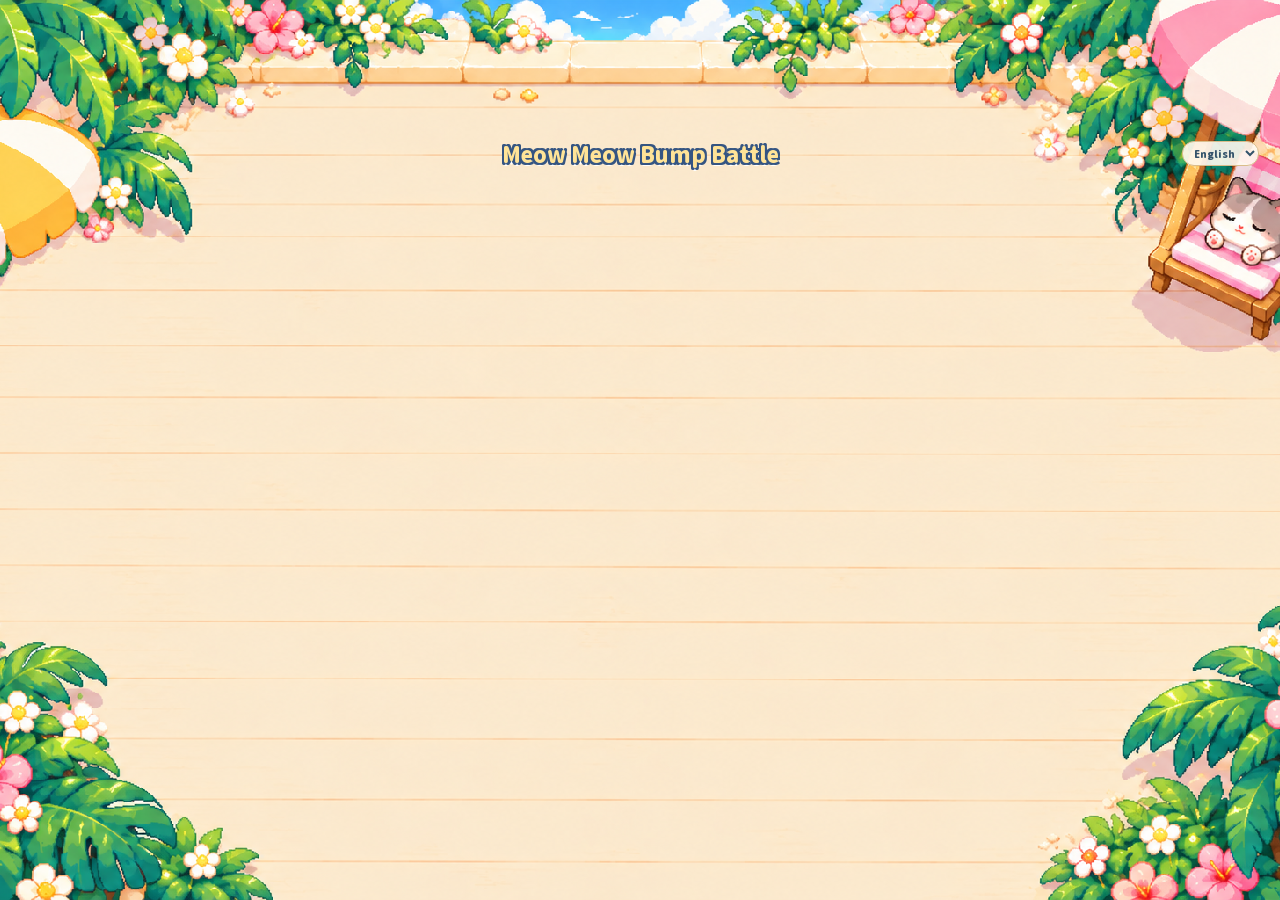
<file: static/index.html>
<!doctype html>
<html lang="en">
<head>
  <meta charset="utf-8">
  <!-- Preserve the game artwork: opt this document out of automatic recolouring. -->
  <meta name="darkreader-lock">
  <meta name="color-scheme" content="only light">
  <meta name="viewport" content="width=device-width, initial-scale=1">
  <title>Meow Meow Bump Battle</title>
  <link rel="icon" href="data:,">
  <script>
    if (/\/plugin\/miao_miao_bump\/ui$/.test(location.pathname)) {
      const base = document.createElement('base');
      base.href = location.pathname + '/';
      document.head.append(base);
    }
  </script>
  <link rel="stylesheet" href="style.css">
  <link rel="stylesheet" href="skin.css?v=entry-finish-1">
  <link rel="stylesheet" href="layout.css?v=aim-cancel-1">
  <link rel="stylesheet" href="versus.css?v=4">
  <link rel="stylesheet" href="result.css?v=round-score-1">
  <script defer src="vendor/matter-0.20.0.min.js"></script>
  <script defer src="maps.js?v=formation-1"></script>
  <script defer src="physics.js?v=contact-chain-1"></script>
  <script defer src="motion.js?v=juzi-opening-2"></script>
  <script defer src="landing-water.js?v=entry-water-1"></script>
  <script defer src="landing-water-renderer.js?v=entry-water-1"></script>
  <script defer src="contact-feedback.js?v=contact-chain-1"></script>
  <script defer src="water-wake.js?v=water-wake-1"></script>
  <script defer src="water-wake-renderer.js?v=water-surface-1"></script>
  <script defer src="water-surface.js?v=water-loop-1"></script>
  <script defer src="water-surface-renderer.js?v=water-loop-1"></script>
  <script defer src="knockout-action.js?v=impact-live-1"></script>
  <script defer src="knockout-renderer.js?v=impact-live-1"></script>
  <script defer src="unseat-action.js?v=unseat-live-1"></script>
  <script defer src="unseat-momentum.js?v=aligned-flight-1"></script>
  <script defer src="unseat-renderer.js?v=contact-2"></script>
  <script defer src="impact-contact.js?v=impact-read-1"></script>
  <script defer src="impact-contact-renderer.js?v=impact-read-1"></script>
  <script defer src="impact-beat.js?v=unseat-pace-1"></script>
  <script defer src="knockout-camera.js?v=impact-read-1"></script>
  <script defer src="battle.js?v=yui-roster-1"></script>
  <script defer src="art.js?v=yui-roster-1"></script>
  <script defer src="sound.js"></script>
  <script defer src="i18n.js"></script>
  <script defer src="game.js?v=aim-cancel-1"></script>
</head>
<body>
  <main class="app">
    <header class="topbar">
      <div class="brand"><img id="title-art" src="assets/ui/concept-title-zh-v2.png" alt=""><h1 data-t="plugin.name"></h1></div>
      <label class="language"><span data-t="ui.language"></span><select id="language" aria-label="Language"><option value="zh-CN">简体中文</option><option value="zh-TW">繁體中文</option><option value="en">English</option><option value="ja">日本語</option><option value="ko">한국어</option><option value="ru">Русский</option><option value="es">Español</option><option value="pt">Português</option></select></label>
    </header>
    <div id="load-error" role="alert" hidden></div>
    <div class="workspace" id="workspace" hidden>
      <section class="pool-section">
        <div class="pool-heading scoreboard" id="scoreboard" data-mode="battle" data-aria="hud.scoreboard">
          <section class="team-panel" id="ally-panel" data-team="0">
            <div class="team-heading"><img src="assets/ui/icons/fa-solid/paw.svg" alt=""><strong data-t="hud.ally"></strong><span id="ally-actions" class="sr-only"></span></div>
            <div class="team-content"><div class="roster" id="ally-roster"></div><div class="team-score"><strong id="ally-score">0</strong><span class="score-target"></span></div></div>
          </section>
          <div class="match-summary">
            <span id="round-status" class="round-status"></span>
            <strong class="state-pill" id="state" aria-live="polite"></strong>
            <span id="target-status"></span><span id="first-status"></span>
          </div>
          <section class="team-panel" id="enemy-panel" data-team="1">
            <div class="team-heading"><img src="assets/ui/icons/fa-solid/paw.svg" alt=""><strong data-t="hud.enemy"></strong><span id="enemy-actions" class="sr-only"></span></div>
            <div class="team-content"><div class="roster" id="enemy-roster"></div><div class="team-score"><strong id="enemy-score">0</strong><span class="score-target"></span></div></div>
          </section>
          <span id="score-status" class="sr-only"></span><span id="team-status" class="sr-only"></span>
        </div>
        <div class="stage-slot">
          <div class="canvas-wrap">
            <canvas id="pool" width="960" height="600" tabindex="0" data-aria="ui.canvas"></canvas>
            <div id="aim-cancel-target" class="aim-cancel-target" hidden aria-hidden="true">
              <span>×</span><strong data-t="ui.cancelLaunch"></strong>
            </div>
            <div id="round-score" class="round-score" hidden>
              <div class="round-score-title"><span id="round-score-number"></span><span data-t="battle.totalKnockouts"></span></div>
              <div class="round-score-line">
                <span class="round-score-team"><span data-t="hud.ally"></span><strong id="round-score-ally"></strong></span>
                <span aria-hidden="true">:</span>
                <span class="round-score-team"><strong id="round-score-rival"></strong><span data-t="hud.enemy"></span></span>
              </div>
            </div>
            <div class="pause-cover" id="pause-cover" hidden><span data-t="ui.paused"></span></div>
          </div>
        </div>
        <div class="pool-footer"><p id="play-hint" data-t="ui.hint"></p><p id="map-note" role="status" data-t="map.fallback" hidden></p></div>
      </section>
      <section class="controls" data-aria="ui.tuning">
        <div class="side-info">
          <section class="selection">
            <button type="button" id="show-art" class="selected-picture" data-aria="ui.expression"><canvas id="selected-portrait" width="48" height="48" aria-hidden="true"></canvas><span id="selected-fallback" hidden></span></button>
            <div class="selection-copy">
              <div class="selection-title"><span class="eyebrow" data-t="ui.selected"></span><h2 id="selected-name"></h2></div>
              <div class="selection-details">
                <div class="stat-chip health-stat" id="selected-health-wrap"><div class="stat-line"><img src="assets/ui/icons/fa-solid/heart.svg" alt=""><span id="selected-health"></span></div><progress id="selected-healthbar" max="120" value="120" aria-label="HP"></progress></div>
                <div class="stat-chip attack-stat" id="selected-attack-wrap"><img src="assets/ui/icons/swords.svg" alt=""><span id="selected-attack"></span></div>
                <span class="stat-chip skill-chip"><img src="assets/ui/icons/fa-solid/paw.svg" alt=""><span id="selected-skill"></span></span>
              </div>
              <span id="selected-stats" class="sr-only" aria-hidden="true"></span><span id="selected-turn" class="sr-only"></span>
            </div>
          </section>
          <p class="launch-tip"><img class="tip-hand" src="assets/ui/icons/fa-regular/hand-pointer.svg" alt=""><span id="launch-hint-copy" data-t="ui.launchHint" role="status"></span></p>
        </div>
        <div class="control-actions"><button id="sound-toggle" class="secondary" type="button" aria-pressed="true"><img id="sound-icon" src="assets/ui/icons/fa-solid/volume-high.svg" alt=""><span id="sound-label"></span></button><button id="show-tuning" type="button" class="secondary" data-aria="skin.settings"><img src="assets/ui/icons/fa-solid/gear.svg" alt=""><span data-t="skin.settings"></span></button><button id="reset" class="primary"><img src="assets/ui/icons/fa-solid/rotate-right.svg" alt=""><span id="reset-label" data-t="skin.restart"></span></button></div>
      </section>
    </div>
    <dialog id="art-dialog" aria-labelledby="art-title">
      <header class="dialog-heading"><h2 id="art-title" data-t="ui.artStudy"></h2><button type="button" data-close="art-dialog" data-t="ui.close"></button></header>
          <div id="character-card">
            <canvas id="character-preview" width="192" height="192" data-aria="ui.artStudy"></canvas>
            <p id="character-stats"></p><p id="skill-description" class="muted"></p>
            <!-- dev-character -->
          </div>
    </dialog>
    <dialog id="tuning-dialog" aria-labelledby="tuning-title">
      <header class="dialog-heading"><h2 id="tuning-title" data-t="skin.settings"></h2><button type="button" data-close="tuning-dialog" data-t="ui.close"></button></header>
        <div class="match-options">
        <section class="setup"><label for="game-mode" data-t="ui.mode"></label><select id="game-mode"><option value="battle" data-t="mode.battle"></option><option value="practice" data-t="mode.practice"></option></select></section>
        <section class="setup" id="layout-wrap"><label for="layout" data-t="ui.layout"></label><select id="layout" aria-describedby="layout-note"><option value="free" data-t="layout.free"></option><option value="wall" data-t="layout.wall"></option><option value="duel" data-t="layout.duel"></option><option value="chain" data-t="layout.chain"></option><option value="corner" data-t="layout.corner"></option></select><p id="layout-note" hidden></p></section>
        </div>
        <!-- dev-settings -->
    </dialog>
    <dialog id="restart-dialog" aria-labelledby="restart-title" aria-describedby="restart-note">
      <h2 id="restart-title" data-t="restart.title"></h2>
      <p id="restart-note" data-t="restart.note"></p>
      <button type="button" class="secondary" data-close="restart-dialog" data-t="restart.cancel" autofocus></button>
      <button type="button" id="confirm-restart" class="primary" data-t="skin.restart"></button>
    </dialog>
    <dialog id="result-dialog" aria-labelledby="result-title" aria-describedby="result-note">
      <div class="result-score-reveal" aria-hidden="true">
        <span class="result-score-ally"><strong id="result-reveal-ally"></strong></span>
        <span class="result-score-divider">:</span>
        <span class="result-score-rival"><strong id="result-reveal-rival"></strong></span>
      </div>
      <section class="result-stage">
        <div class="result-content">
          <header>
            <h2 id="result-title"></h2>
            <p id="result-note" class="result-score-line"></p>
            <p id="result-meta"></p>
          </header>
          <ul id="result-lineup" class="result-lineup" data-aria="result.lineup"></ul>
          <div class="result-actions">
            <button type="button" id="result-back" class="secondary" data-t="result.back"></button>
            <button type="button" id="play-again" class="primary" data-t="battle.restart"></button>
          </div>
        </div>
      </section>
    </dialog>
  </main>
  <canvas id="knockout-layer" aria-hidden="true"></canvas>
  <div id="versus-cue" class="versus-cue" aria-hidden="true" hidden>
    <div class="versus-ribbons">
      <div class="versus-ribbon versus-ribbon-ally"><strong id="versus-ally-name"></strong><span id="versus-ally-cats"></span></div>
      <div class="versus-ribbon versus-ribbon-rival"><span id="versus-rival-cats"></span><strong id="versus-rival-name"></strong></div>
      <span class="versus-burst"><b>VS</b></span>
    </div>
  </div>
</body>
</html>
</file>
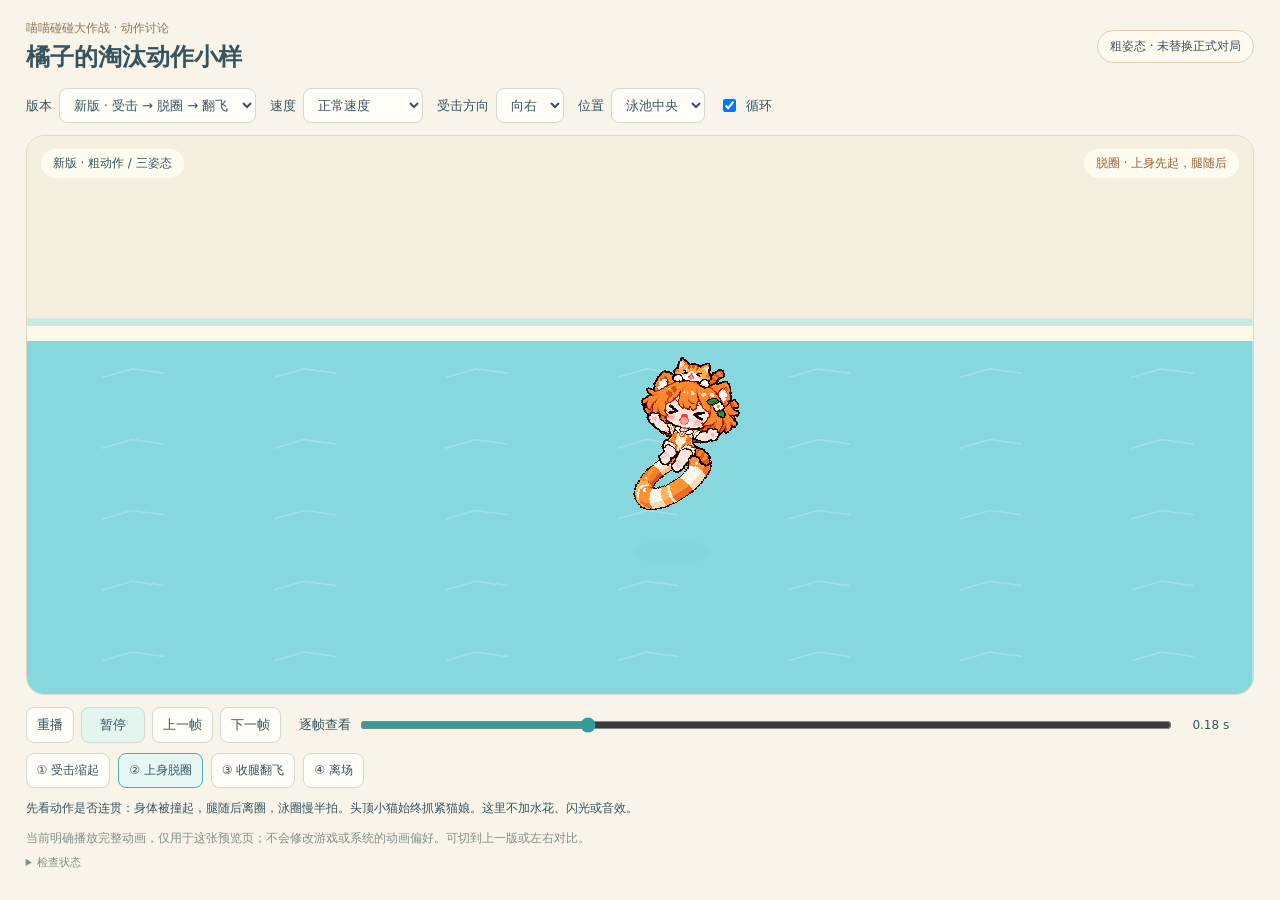
<file: tests/previews/juzi-motion-v2/index.html>
<!doctype html>
<html lang="zh-CN">
<head>
  <meta charset="utf-8"><base href="/static/">
  <meta name="darkreader-lock"><meta name="color-scheme" content="only light">
  <meta name="viewport" content="width=device-width, initial-scale=1">
  <title>橘子 · 淘汰动作小样</title>
  <link rel="icon" href="data:,">
  <link rel="stylesheet" href="/tests/previews/juzi-motion-v2/style.css">
  <script defer src="motion.js?v=motion-choice-1"></script>
  <script defer src="art.js?v=juzi-ejection-1"></script>
  <script defer src="knockout-action.js?v=study-1"></script>
  <script defer src="/tests/previews/juzi-motion-v2/preview.js?v=1"></script>
</head>
<body>
  <main>
    <header><div><p class="eyebrow">喵喵碰碰大作战 · 动作讨论</p><h1>橘子的淘汰动作小样</h1></div><span class="badge">粗姿态 · 未替换正式对局</span></header>
    <section class="toolbar" aria-label="预览设置">
      <label>版本<select id="version"><option value="candidate">新版 · 受击 → 脱圈 → 翻飞</option><option value="current">上一版 · 单姿态翻飞</option><option value="both">左右对比 · 同步播放</option></select></label>
      <label>速度<select id="speed"><option value="1">正常速度</option><option value="0.5">半速</option><option value="0.25">四分之一速度</option></select></label>
      <label>受击方向<select id="direction"><option value="right">向右</option><option value="left">向左</option><option value="up">向上</option><option value="down">向下</option></select></label>
      <label>位置<select id="origin"><option value="center">泳池中央</option><option value="top">靠近上沿</option><option value="bottom">靠近下沿</option></select></label>
      <label class="check"><input type="checkbox" id="loop" checked>循环</label>
    </section>
    <section class="stage" aria-label="橘子淘汰动画"><canvas id="study-canvas" aria-label="橘子与泳圈的淘汰动作"></canvas><p id="loading">正在载入橘子…</p><div class="stage-label" id="stage-label">新版 · 粗动作</div><div class="phase-tag" id="phase-tag" aria-live="off">准备受击</div></section>
    <section class="playback" aria-label="播放控制">
      <div class="buttons"><button id="replay">重播</button><button id="play">暂停</button><button id="previous">上一帧</button><button id="next">下一帧</button></div>
      <label class="scrubber">逐帧查看<input type="range" id="timeline" min="-0.3" max="1.45" value="-0.3" step="0.0166666667"></label><output id="time">准备</output>
    </section>
    <nav class="beats" aria-label="关键动作"><button data-time="0.028">① 受击缩起</button><button data-time="0.14">② 上身脱圈</button><button data-time="0.34">③ 收腿翻飞</button><button data-time="0.82">④ 离场</button></nav>
    <footer><p>先看动作是否连贯：身体被撞起，腿随后离圈，泳圈慢半拍。头顶小猫始终抓紧猫娘。这里不加水花、闪光或音效。</p><p class="quiet">当前明确播放完整动画，仅用于这张预览页；不会修改游戏或系统的动画偏好。可切到上一版或左右对比。</p><details><summary>检查状态</summary><pre id="check-status"></pre></details></footer>
  </main>
</body>
</html>
</file>
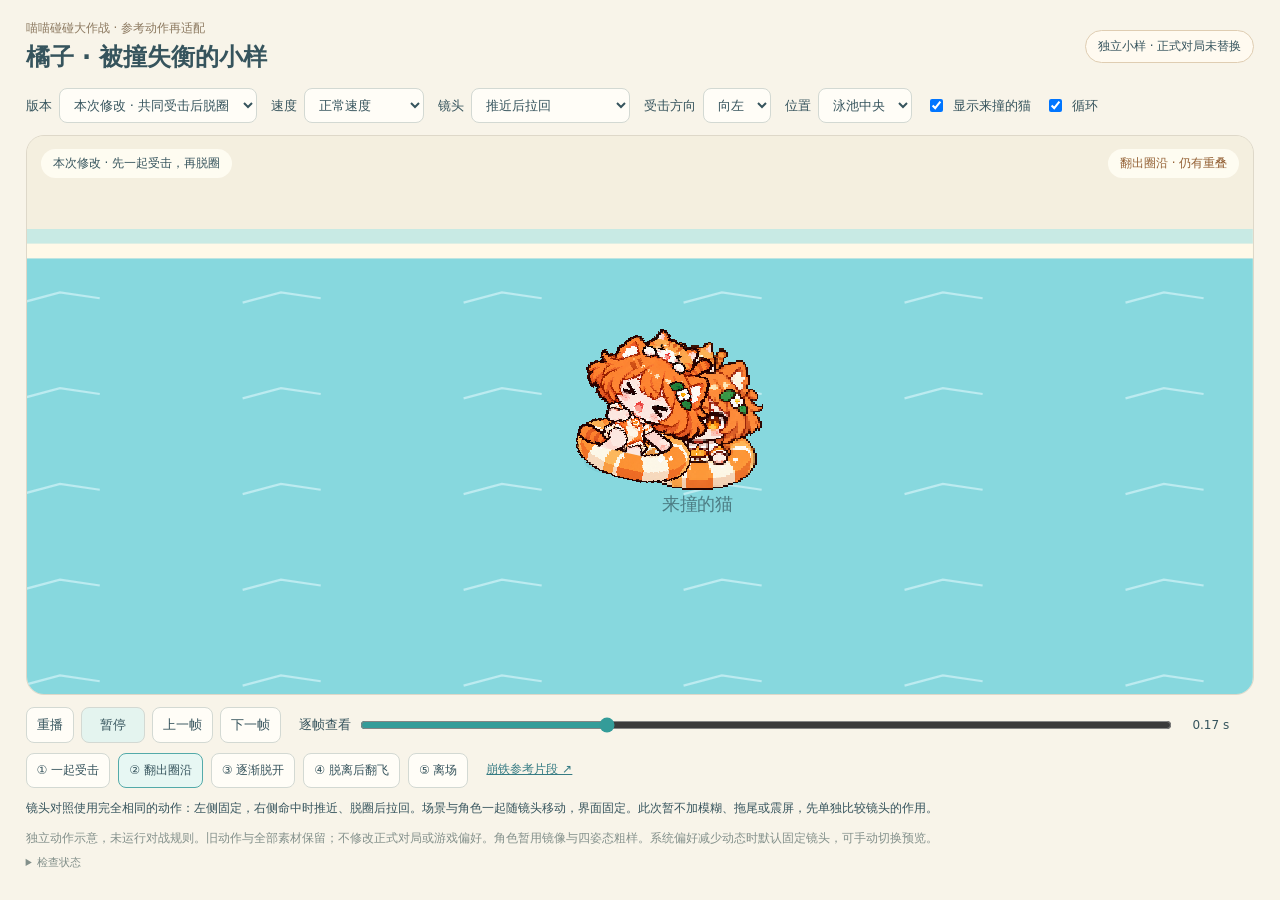
<file: tests/previews/juzi-unseat-v1/index.html>
<!doctype html>
<html lang="zh-CN"><head>
  <meta charset="utf-8"><base href="/static/">
  <meta name="darkreader-lock"><meta name="color-scheme" content="only light">
  <meta name="viewport" content="width=device-width, initial-scale=1">
  <title>橘子 · 受击失衡动作小样</title><link rel="icon" href="data:,">
  <link rel="stylesheet" href="/tests/previews/juzi-motion-v2/style.css">
  <style>.reference{color:#367b83}.toolbar .check{white-space:nowrap}.beats a{padding:8px 10px}.quiet{max-width:1100px}</style>
  <script defer src="motion.js?v=motion-choice-1"></script>
  <script defer src="art.js?v=impact-live-1"></script>
  <script defer src="knockout-action.js?v=impact-live-1"></script>
  <script defer src="knockout-renderer.js?v=impact-live-1"></script>
  <script defer src="/tests/previews/juzi-unseat-v1/track-previous.js?v=1"></script>
  <script defer src="/tests/previews/juzi-unseat-v1/track.js?v=shared-contact-2"></script>
  <script defer src="/tests/previews/juzi-unseat-v1/camera.js?v=1"></script>
  <script defer src="/tests/previews/juzi-unseat-v1/preview.js?v=camera-1"></script>
</head><body><main>
  <header><div><p class="eyebrow">喵喵碰碰大作战 · 参考动作再适配</p><h1>橘子 · 被撞失衡的小样</h1></div><span class="badge">独立小样 · 正式对局未替换</span></header>
  <section class="toolbar" aria-label="预览设置">
    <label>版本<select id="version"><option value="new">本次修改 · 共同受击后脱圈</option><option value="previous">上次小样 · 过早分叉</option><option value="old">当前实机版</option><option value="both">修改前后同步对比</option></select></label>
    <label>速度<select id="speed"><option value="1">正常速度</option><option value="0.5">半速</option><option value="0.25">四分之一速度</option></select></label>
    <label>镜头<select id="camera"><option value="cinematic">推近后拉回</option><option value="fixed">固定镜头</option><option value="compare">固定 / 移动同步对照</option></select></label>
    <label>受击方向<select id="direction"><option value="left">向左</option><option value="right">向右</option><option value="up">向上</option><option value="down">向下</option></select></label>
    <label>位置<select id="origin"><option value="center">泳池中央</option><option value="top">靠近上沿</option><option value="bottom">靠近下沿</option></select></label>
    <label class="check"><input id="show-attacker" type="checkbox" checked>显示来撞的猫</label>
    <label class="check"><input id="loop" type="checkbox" checked>循环</label>
  </section>
  <section class="stage" aria-label="受击失衡动画"><canvas id="study-canvas" aria-label="橘子被撞离泳圈的动作示意"></canvas><p id="loading">正在载入橘子…</p><div id="stage-label" class="stage-label"></div><div id="phase-tag" class="phase-tag"></div></section>
  <section class="playback" aria-label="播放控制"><div class="buttons"><button id="replay">重播</button><button id="play">暂停</button><button id="previous">上一帧</button><button id="next">下一帧</button></div><label class="scrubber">逐帧查看<input type="range" id="timeline" min="-0.3" max="1.45" step="0.0166666667" value="-0.3"></label><output id="time">准备</output></section>
  <nav class="beats" aria-label="关键动作"><button data-time="0.12">① 一起受击</button><button data-time="0.24">② 翻出圈沿</button><button data-time="0.32">③ 逐渐脱开</button><button data-time="0.45">④ 脱离后翻飞</button><button data-time="0.85">⑤ 离场</button><a class="reference" href="https://www.youtube.com/watch?v=3XPxgiLKYT4&amp;t=63s" target="_blank" rel="noopener">崩铁参考片段 ↗</a></nav>
  <footer><p>镜头对照使用完全相同的动作：左侧固定，右侧命中时推近、脱圈后拉回。场景与角色一起随镜头移动，界面固定。此次暂不加模糊、拖尾或震屏，先单独比较镜头的作用。</p><p class="quiet">独立动作示意，未运行对战规则。旧动作与全部素材保留；不修改正式对局或游戏偏好。角色暂用镜像与四姿态粗样。系统偏好减少动态时默认固定镜头，可手动切换预览。</p><details><summary>检查状态</summary><pre id="check-status"></pre></details></footer>
</main></body></html>
</file>
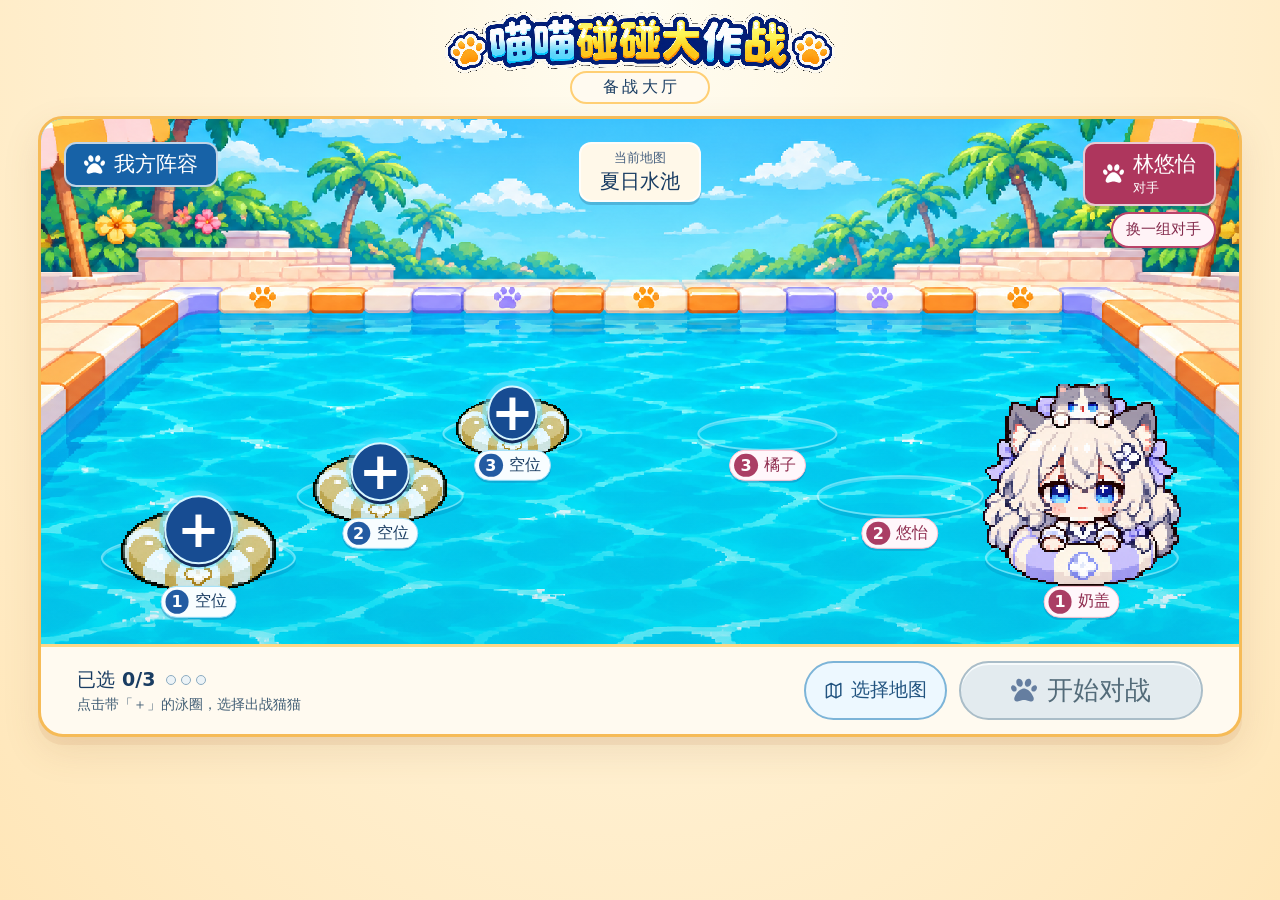
<file: static/preparation.html>
<!doctype html>
<html lang="zh-CN">
<head>
  <meta charset="utf-8">
  <meta name="viewport" content="width=device-width, initial-scale=1">
  <meta name="darkreader-lock">
  <meta name="color-scheme" content="only light">
  <title>备战大厅 · 喵喵碰碰大作战</title>
  <link rel="icon" href="data:,">
  <link rel="stylesheet" href="preparation.css?v=rival-reroll-1">
  <link rel="stylesheet" href="roster-picker.css?v=numbered-toggle-1">
  <link rel="stylesheet" href="map-picker.css?v=1">
  <script defer src="maps.js?v=formation-1"></script>
  <script defer src="motion.js?v=juzi-opening-2"></script>
  <script defer src="battle.js?v=random-rival-1"></script>
  <script defer src="art.js?v=yui-roster-1"></script>
  <script defer src="i18n.js?v=roster-1"></script>
  <script defer src="map-picker.js?v=player-ui-1"></script>
  <script defer src="assets/characters/roster-preview/player.js?v=roster-1"></script>
  <script defer src="preparation.js?v=rival-reroll-1"></script>
</head>
<body>
  <main class="lobby">
    <header class="lobby-header">
      <div class="lobby-logo"><img src="assets/ui/concept-title-zh-v2.png" alt="喵喵碰碰大作战"></div>
      <h1>备战大厅</h1>
    </header>
    <section class="lobby-card" aria-label="赛前阵容">
      <div class="arena">
        <div class="arena-header">
          <h2 class="team-label ally-label"><img src="assets/ui/icons/fa-solid/paw.svg" alt="">我方阵容</h2>
          <div class="map-label"><span>当前地图</span><strong id="current-map-name">夏日水池</strong></div>
          <div class="rival-header">
            <h2 class="team-label rival-label"><img src="assets/ui/icons/fa-solid/paw.svg" alt=""><span>林悠怡<small>对手</small></span></h2>
            <button id="reroll-rival" class="reroll-rival" type="button" aria-controls="rival-lineup" disabled>换一组对手</button>
          </div>
        </div>
        <div class="team lineup-ally" id="ally-lineup" role="group" aria-label="我方出战位"></div>
        <div class="team lineup-rival" id="rival-lineup" role="group" aria-label="对方阵容" aria-live="polite" aria-atomic="true"></div>
      </div>
      <footer class="lobby-controls">
        <div class="team-status">
          <div class="progress-line"><strong id="roster-count">已选 0/3</strong><span class="roster-pips" id="roster-pips" aria-hidden="true"><i></i><i></i><i></i></span></div>
          <p id="lobby-hint" aria-live="polite">点击带「＋」的泳圈，选择出战猫猫</p>
        </div>
        <div class="lobby-actions">
          <button id="choose-map" class="choose-map" type="button" aria-haspopup="dialog" disabled>
            <svg viewBox="0 0 24 24" fill="none" stroke="currentColor" stroke-width="1.8" stroke-linecap="round" stroke-linejoin="round" aria-hidden="true"><path d="m3 6 6-3 6 3 6-3v15l-6 3-6-3-6 3zM9 3v15m6-12v15"/></svg>
            选择地图
          </button>
          <button id="start-match" class="start-match" type="button" disabled><img src="assets/ui/icons/fa-solid/paw.svg" alt="">开始对战</button>
        </div>
      </footer>
    </section>
  </main>
  <dialog class="roster-picker" id="roster-picker" aria-labelledby="picker-title">
    <button id="picker-back" class="picker-back" type="button">返回备战</button>
    <div class="picker-body">
      <section class="picker-library" aria-labelledby="picker-title">
        <h2 id="picker-title">猫猫列表</h2>
        <div class="picker-cats" id="picker-cats" role="group" aria-labelledby="picker-title"></div>
      </section>
      <section class="picker-stage" aria-labelledby="picker-cat-name">
        <div class="picker-picture"><canvas id="roster-preview" width="320" height="200" aria-hidden="true"></canvas></div>
        <div class="picker-details">
          <h3 id="picker-cat-name"></h3>
          <dl class="picker-stats"><div><dt>生命</dt><dd id="picker-hp"></dd></div><div><dt>攻击</dt><dd id="picker-attack"></dd></div></dl>
          <div class="picker-skill"><span class="picker-skill-title">角色特性</span><div class="picker-skill-copy"><strong id="picker-skill"></strong><p id="picker-brief"></p></div></div>
        </div>
        <div class="picker-confirmation"><p id="picker-count" aria-live="polite"></p><button id="picker-confirm" type="button" aria-describedby="picker-count" disabled>确定阵容</button></div>
      </section>
    </div>
  </dialog>
  <dialog class="map-picker" id="map-picker" aria-labelledby="map-picker-title">
    <header class="map-picker-header">
      <h2 id="map-picker-title">选择地图</h2>
      <button id="map-picker-back" type="button">返回备战</button>
    </header>
    <div class="map-picker-body">
      <section class="map-library" aria-labelledby="map-library-title">
        <h3 id="map-library-title">地图列表</h3>
        <ul class="map-choices" id="map-choices"></ul>
      </section>
      <section class="map-details" aria-labelledby="map-preview-name">
        <div class="map-preview-heading">
          <div><h3 id="map-preview-name"></h3><p id="map-preview-info"></p></div>
          <ul class="map-legend" aria-label="出生点图例">
            <li><i class="map-team-ally"></i>我方出生点</li>
            <li><i class="map-team-rival"></i>对手出生点</li>
          </ul>
        </div>
        <div class="map-geometry" id="map-geometry" role="group" aria-label="地图俯视图与出生点">
          <canvas id="map-preview" aria-hidden="true"></canvas>
          <div id="map-markers" class="map-markers"></div>
        </div>
        <p class="map-preview-tip">数字对应备战大厅的出战站位。</p>
      </section>
    </div>
    <footer class="map-picker-footer"><button id="map-picker-confirm" type="button">确认地图</button></footer>
  </dialog>
  <template id="slot-template">
    <canvas class="slot-art" aria-hidden="true" width="100" height="110"></canvas>
    <span class="slot-plus" aria-hidden="true">+</span>
    <span class="slot-tag"><span class="slot-number"></span><span class="slot-name"></span></span>
  </template>
</body>
</html>
</file>
<file: static/style.css>
:root { color-scheme: only light; font-family: "Segoe UI", "Microsoft YaHei", system-ui, sans-serif; color: #304863; background: #f5f7f8; font-synthesis: none; }
* { box-sizing: border-box; }
body { margin: 0; background: radial-gradient(ellipse at 20% 0%, #e3f3f7, transparent 60%), #f7f8f8; }
[hidden] { display: none !important; }
.app { max-width: 1280px; height: 100vh; height: 100dvh; padding: 12px 20px; margin: auto; display: grid; grid-template-rows: auto minmax(0, 1fr); gap: 10px; }
.topbar { display: flex; justify-content: space-between; align-items: center; gap: 16px; }
.brand { display: flex; align-items: center; gap: 12px; }
.brand-icon { display: grid; place-items: center; width: 40px; height: 40px; color: #fff; background: #4a9cbb; border-radius: 12px; font-size: 24px; }
.eyebrow { margin: 0 0 3px; font-size: 10px; font-weight: 700; color: #7792a3; letter-spacing: .08em; }
h1 { margin: 0; font-size: clamp(20px, 2vw, 26px); color: #294d67; }
h2 { margin: 0; font-size: 20px; }
.language { display: flex; gap: 10px; align-items: center; font-size: 12px; color: #738998; }
button, select, input { font: inherit; }
select { border: 1px solid #d6e0e6; border-radius: 8px; padding: 8px 10px; color: #34536b; background: #fff; max-width: 100%; }
button { cursor: pointer; border: 0; font-size: 12px; font-weight: 650; border-radius: 8px; padding: 10px 16px; }
button:active { transform: translateY(1px); }
button:disabled { cursor: default; opacity: .45; }
.primary { background: #3f8fae; color: #fff; box-shadow: 0 2px 0 #30758e; }
.primary:hover { background: #317e9d; }
.secondary, .dialog-heading button { color: #4c667a; background: #eaf0f3; }
:focus-visible { outline: 3px solid #3d8eb8; outline-offset: 3px; }
.workspace { display: grid; grid-template-rows: minmax(0, 1fr) auto; gap: 10px; min-height: 0; }
.pool-section { display: grid; grid-template-rows: auto minmax(0, 1fr) auto; gap: 8px; min-height: 0; min-width: 0; }
.pool-heading { display: flex; justify-content: space-between; align-items: center; gap: 10px; }
.sr-only { position: absolute; width: 1px; height: 1px; padding: 0; margin: -1px; overflow: hidden; clip-path: inset(50%); white-space: nowrap; border: 0; }
.scoreboard { display: grid; grid-template-columns: minmax(0, 1fr) minmax(144px, .65fr) minmax(0, 1fr); gap: 12px; width: min(100%, 1120px); justify-self: center; padding: 10px 14px; background: #fffaf0; border: 2px solid #e8cda3; border-radius: 18px; box-shadow: 0 3px 0 #e8cda344; }
.team-panel { min-width: 0; padding: 6px 10px; border: 1px solid #b5dedf; border-radius: 12px; background: #edfafa; color: #276b81; }
.team-panel[data-team="1"] { border-color: #edc2c8; background: #fff0f0; color: #a44f65; }
.team-heading { display: flex; justify-content: space-between; align-items: baseline; gap: 6px; margin-bottom: 4px; font-size: 12px; }
.team-heading > span { font-size: 10px; }
.team-content { display: flex; align-items: center; justify-content: space-between; gap: 10px; }
.team-panel[data-team="1"] .team-content { flex-direction: row-reverse; }
.roster { display: grid; grid-template-columns: repeat(3, minmax(0, 1fr)); gap: 8px; min-width: 0; }
.cat-portrait { position: relative; display: grid; justify-items: center; gap: 3px; width: 72px; padding: 0; color: inherit; background: transparent; border-radius: 9px; box-shadow: none; }
.cat-portrait:disabled { opacity: 1; cursor: default; }
.portrait-frame { display: grid; place-items: center; position: relative; width: 70px; height: 70px; border: 2px solid #acd9db; border-radius: 10px; background: #dff3f0; }
[data-team="1"] .portrait-frame { border-color: #e8afb9; background: #ffe0dc; }
.cat-portrait canvas { width: 64px; height: 64px; aspect-ratio: 1; image-rendering: pixelated; cursor: inherit; }
.cat-portrait[data-selected="true"] .portrait-frame { border-color: #1a8fbb; box-shadow: 0 0 0 2px #fffaf0, 0 0 0 4px #57b9d3; }
[data-team="1"] .cat-portrait[data-selected="true"] .portrait-frame { border-color: #bb516f; box-shadow: 0 0 0 2px #fffaf0, 0 0 0 4px #e395a7; }
.cat-portrait:not(:disabled):hover .portrait-frame { background: #c8ecea; }
.cat-portrait[data-status="waiting"] canvas { filter: grayscale(1); }
.cat-portrait[data-status="waiting"] .portrait-frame { border-color: #bd8190; background: #ede3e6; }
.portrait-label { width: 100%; min-height: 15px; font-size: 12px; line-height: 1.25; text-align: center; overflow-wrap: anywhere; }
.cat-portrait[data-status="waiting"] .portrait-label { color: #9d4562; }
.portrait-mark { position: absolute; top: -5px; right: -5px; display: grid; place-items: center; width: 19px; height: 19px; border-radius: 50%; background: #2c9774; color: #fff; border: 2px solid #fffaf0; font-size: 13px; line-height: 1; font-weight: 800; }
.cat-portrait[data-status="waiting"] .portrait-mark { background: #a55770; }
.portrait-fallback { position: absolute; inset: 4px; display: grid; place-items: center; font-size: 11px; text-align: center; overflow-wrap: anywhere; }
.team-score { min-width: 38px; display: grid; justify-items: center; gap: 2px; font-variant-numeric: tabular-nums; }
.team-score > strong { font-size: 38px; line-height: 1; }
.score-target { color: #82909d; font-size: 12px; }
.match-summary { display: grid; gap: 4px; justify-items: center; align-content: center; min-width: 0; text-align: center; }
.match-summary .state-pill { justify-content: center; width: 100%; min-height: 31px; padding: 5px 10px; background: #367fbb; color: #fff; border-radius: 10px; font-size: 15px; line-height: 1.25; }
.match-summary .state-pill::before { display: none; }
.scoreboard[data-side="1"] .match-summary .state-pill { background: #bb6177; }
.scoreboard[data-phase="over"] .match-summary .state-pill { background: #6e688f; }
.match-summary .round-status { font-size: 15px; font-weight: 750; color: #3f6589; }
#target-status { font-size: 11px; font-weight: 650; color: #6d7a90; }
#first-status { font-size: 10px; color: #8b8f9a; }
.scoreboard[data-mode="practice"] { display: flex; padding: 0; background: transparent; border: 0; box-shadow: none; }
.scoreboard[data-mode="practice"] .match-summary { display: block; }
.scoreboard[data-mode="practice"] .state-pill { width: auto; padding: 0; min-height: 24px; background: transparent; color: #578879; font-size: 12px; }
.round-status { font-size: 11px; color: #587687; white-space: nowrap; }
.state-pill { display: inline-flex; align-items: center; gap: 8px; min-height: 24px; color: #578879; font-size: 12px; font-weight: 650; }
.state-pill::before { content: ''; width: 7px; height: 7px; background: #7db8a0; border-radius: 50%; }
.state-pill[data-state="moving"] { color: #377999; }
.state-pill[data-state="moving"]::before { background: #4c9bbb; }
.version { font-size: 9px; font-weight: 650; letter-spacing: .06em; color: #91a1ae; }
.stage-slot { display: grid; place-items: center; min-height: 0; min-width: 0; container-type: size; }
.canvas-wrap { position: relative; width: min(100cqw, var(--pool-height-width, 160cqh), 1120px); aspect-ratio: var(--pool-ratio, 8 / 5); overflow: hidden; border-radius: 18px; background: #d4e7ed; box-shadow: 0 8px 24px -16px #33596d80, 0 0 0 1px #c6dce5; }
canvas { display: block; width: 100%; height: auto; aspect-ratio: var(--pool-ratio, 8 / 5); touch-action: none; cursor: grab; user-select: none; }
canvas.aiming { cursor: grabbing; }
canvas.moving { cursor: default; }
.pause-cover { position: absolute; inset: 0; display: grid; place-items: center; background: #e3f2f4bb; color: #416477; font-weight: 650; pointer-events: none; }
.pool-footer { display: flex; align-items: center; justify-content: space-between; gap: 16px; }
.pool-footer p { margin: 0; font-size: 11px; line-height: 1.6; color: #7a8e9b; }
#map-note { display: block; font-size: 10px; color: #9b6439; }
.pool-footer button { flex-shrink: 0; }
.footer-actions { display: flex; gap: 8px; margin-left: auto; }
.team-status { font-size: 11px; color: #5d788b; margin-left: auto; }
.controls { display: flex; align-items: center; gap: 16px; min-width: 0; padding: 12px 18px; background: #fffaf2; border: 1px solid #e5d3b8; border-radius: 12px; }
.setup { display: flex; align-items: center; gap: 10px; min-width: 0; }
.setup label { font-size: 11px; color: #7b8e9b; white-space: nowrap; }
.setup select { width: 160px; font-size: 12px; }
.selection { display: flex; align-items: center; gap: 10px; min-width: 0; }
.selection-copy { display: grid; gap: 3px; min-width: 0; }
.selected-picture { display: grid; place-items: center; width: 54px; height: 54px; flex: 0 0 54px; border: 1px solid #d4ddd8; background: #edf7f4; border-radius: 10px; }
#selected-portrait { width: 48px; height: 48px; aspect-ratio: 1; image-rendering: pixelated; cursor: default; }
#selected-fallback { font-size: 11px; text-align: center; }
.selection-title { display: flex; gap: 10px; align-items: baseline; flex-wrap: wrap; }
.selection p { margin: 0; font-size: 10px; line-height: 1.5; color: #6b8193; }
#selected-stats { font-size: 11px; color: #57758b; }
.selection .eyebrow { margin: 0; }
.selection h2 { font-size: 19px; white-space: nowrap; }
.control-actions { display: flex; gap: 8px; margin-left: auto; flex-shrink: 0; }
.control-actions button { padding: 10px 12px; }
.muted { font-size: 11px; line-height: 1.8; color: #8a9aa7; }
dialog { width: min(420px, calc(100vw - 28px)); max-height: calc(100dvh - 32px); overflow: auto; padding: 22px; border: 1px solid #d6e5e9; border-radius: 16px; color: #304863; box-shadow: 0 14px 50px #294d6733; }
dialog::backdrop { background: #294d674d; }
.dialog-heading { display: flex; align-items: center; justify-content: space-between; gap: 16px; margin-bottom: 18px; }
.dialog-heading h2 { font-size: 18px; }
.dialog-heading button { padding: 8px 12px; }
#character-preview { width: 192px; height: 192px; margin: auto auto 16px; image-rendering: pixelated; background: #e8f3f5; border-radius: 12px; cursor: default; }
.pose-buttons { display: flex; gap: 8px; }
.pose-buttons button { flex: 1; background: #e8eff2; color: #6e8494; }
.pose-buttons button[aria-pressed="true"] { background: #fbe7c4; color: #9d7035; }
.boundary-control { display: flex; align-items: center; gap: 7px; margin-top: 14px; font-size: 12px; color: #728b9b; }
.boundary-control input { accent-color: #579bb9; }
fieldset { margin: 0; padding: 0; border: 0; }
fieldset label { display: grid; grid-template-columns: 1fr auto; align-items: center; gap: 8px; font-size: 12px; margin: 16px 0; }
fieldset .secondary { width: 100%; }
output { color: #5f91a9; font-variant-numeric: tabular-nums; }
input[type="range"] { width: 100%; grid-column: 1 / -1; accent-color: #579bb9; margin: 0; cursor: pointer; }
fieldset:disabled { opacity: .5; }
#load-error { padding: 20px; color: #9b4d42; background: #fff0e9; border-radius: 12px; }
@media (max-width: 1100px) { .controls { gap: 12px; } .setup label, .selection .eyebrow { display: none; } .setup select { width: 130px; } }
@media (max-width: 740px) { .app { padding: 10px 12px; gap: 8px; } .brand-icon, .language > span, .pool-footer p { display: none; } .language select { max-width: 110px; font-size: 11px; } .controls { display: grid; grid-template-columns: minmax(0, 1fr) auto; gap: 8px 12px; padding: 10px 12px; } .setup select { width: 100%; } .selection { grid-column: 1 / -1; grid-row: 2; } .selection-title { gap: 6px; } .selection h2 { font-size: 17px; } .selection p { font-size: 10px; } .control-actions { margin: 0; justify-self: end; } .control-actions button { padding: 9px 10px; } .version { font-size: 8px; } .state-pill, .team-status { font-size: 10px; } .pool-heading { gap: 6px; } h1 { font-size: 20px; } }
@media (max-height: 520px) and (min-width: 741px) { .app { padding: 6px 12px; gap: 4px; } .workspace { gap: 4px; } .brand-icon, .brand .eyebrow { display: none; } h1 { font-size: 20px; } .controls { padding: 7px 12px; } .pool-section { gap: 4px; } }

@media (max-width: 1100px) {
  .scoreboard { gap: 8px; padding: 8px; grid-template-columns: minmax(0, 1fr) 148px minmax(0, 1fr); }
  .team-panel { padding: 6px; }
  .cat-portrait { width: 52px; }
  .portrait-frame { width: 50px; height: 50px; }
  .cat-portrait canvas { width: 44px; height: 44px; }
  .roster { gap: 6px; }
  .team-content { gap: 6px; }
  .team-score > strong { font-size: 32px; }
  .controls { flex-wrap: wrap; gap: 8px 12px; }
  .selection { flex: 1; }
  .control-actions { justify-content: flex-end; }
}
@media (max-width: 740px) {
  .scoreboard { grid-template-columns: minmax(0, 1fr) 96px minmax(0, 1fr); gap: 5px; padding: 6px; border-radius: 12px; }
  .team-panel { padding: 5px 3px; border-radius: 8px; }
  .team-heading { font-size: 11px; justify-content: center; }
  .team-heading > span { display: none; }
  .team-content, .team-panel[data-team="1"] .team-content { flex-direction: column-reverse; gap: 4px; }
  .team-score { display: flex; align-items: baseline; justify-content: center; gap: 3px; }
  .team-score > strong { font-size: 26px; }
  .score-target { font-size: 10px; }
  .roster { width: 100%; gap: 3px; }
  .cat-portrait { width: 100%; }
  .portrait-frame { width: 34px; height: 34px; border-radius: 6px; }
  .cat-portrait canvas { width: 30px; height: 30px; }
  .portrait-label { font-size: 9px; min-height: 12px; }
  .portrait-mark { width: 14px; height: 14px; font-size: 10px; top: -4px; right: -3px; border-width: 1px; }
  .match-summary { gap: 4px; }
  .match-summary .round-status { font-size: 13px; }
  .match-summary .state-pill { padding: 5px 3px; font-size: 12px; }
  #target-status { font-size: 10px; }
  #first-status { font-size: 9px; }
  .pool-footer:has(#map-note[hidden]) { display: none; }
  .controls { grid-template-columns: minmax(0, 1fr); }
  .setup { grid-row: 1; }
  .selection { grid-row: 2; }
  .control-actions { grid-row: 3; grid-column: 1 / -1; display: grid; grid-template-columns: repeat(4, minmax(0, 1fr)); gap: 5px; width: 100%; }
  .control-actions button { padding: 9px 4px; font-size: 11px; }
}
@media (max-height: 620px) {
  .app { padding: 6px 12px; gap: 5px; }
  .brand-icon, .brand .eyebrow { display: none; }
  h1 { font-size: 18px; }
  .language select { padding: 5px 8px; }
  .workspace { gap: 5px; }
  .pool-section { gap: 5px; }
  .pool-footer:has(#map-note[hidden]) { display: none; }
  .scoreboard { padding: 5px 8px; }
  .team-heading { margin-bottom: 2px; }
  .cat-portrait { width: 42px; }
  .portrait-frame { width: 38px; height: 38px; }
  .cat-portrait canvas { width: 34px; height: 34px; }
  .portrait-label { font-size: 9px; min-height: 12px; }
  .team-score > strong { font-size: 27px; }
  .match-summary { gap: 2px; }
  .match-summary .state-pill { min-height: 25px; font-size: 12px; }
  #first-status { display: none; }
  .controls { display: grid; grid-template-columns: 120px minmax(0, 1fr); padding: 7px 10px; gap: 5px 10px; }
  .controls .setup { grid-row: 1; grid-column: 1; }
  .controls .selection { grid-row: 1; grid-column: 2; }
  .selected-picture { width: 38px; height: 38px; flex-basis: 38px; }
  #selected-portrait { width: 34px; height: 34px; }
  .control-actions { grid-row: 2; grid-column: 1 / -1; width: 100%; display: flex; justify-content: flex-end; }
  .control-actions button { padding: 7px 10px; font-size: 11px; }
}
@media (max-height: 620px) and (max-width: 740px) {
  .team-content, .team-panel[data-team="1"] .team-content { flex-direction: row; gap: 3px; }
  .team-panel[data-team="1"] .team-content { flex-direction: row-reverse; }
  .team-score { display: grid; min-width: 20px; gap: 0; }
  .team-score > strong { font-size: 22px; }
  .score-target { font-size: 8px; }
  .cat-portrait { width: 100%; }
  .portrait-frame { width: 32px; height: 32px; }
  .cat-portrait canvas { width: 28px; height: 28px; }
  .controls .setup select { font-size: 11px; }
}
@media (max-width: 380px) {
  .scoreboard { grid-template-columns: repeat(2, minmax(0, 1fr)); }
  .match-summary { grid-column: 1 / -1; grid-row: 1; grid-template-columns: auto minmax(0, 1fr); align-items: center; }
  .match-summary .state-pill { grid-column: 2; grid-row: 1; }
  #target-status { grid-column: 1 / -1; }
  #first-status { display: none; }
  .team-panel { grid-row: 2; }
  .team-content, .team-panel[data-team="1"] .team-content { flex-direction: column-reverse; }
  .team-score { display: flex; }
  .portrait-frame { width: 36px; height: 36px; }
  .cat-portrait canvas { width: 32px; height: 32px; }
  .controls { gap: 6px; padding: 8px; }
  .control-actions button { font-size: 10px; }
}
@media (max-height: 620px) and (min-width: 381px) and (max-width: 480px) {
  .team-content, .team-panel[data-team="1"] .team-content { flex-direction: column-reverse; }
  .team-score { display: flex; }
}
</file>
<file: static/skin.css>
/* UI part 1: the selected concept's scoreboard and footer.
   Cats, water, map geometry and gameplay are intentionally separate assets. */
@font-face { font-family: MiaoRounded; src: url("assets/ui/fonts/miao-ui-rounded-heavy.woff2") format("woff2"); font-weight: 700 1000; font-display: swap; }
:root {
  --ink: #355582; --cream: #fff9ea; --teal: #24b6c6; --rose: #fa8195;
  --game-font: MiaoRounded, "Microsoft YaHei", system-ui, sans-serif;
  color-scheme: only light; font-family: var(--game-font); color: var(--ink); background: #ffedc9;
}
body { background: #ffedc9 url("assets/ui/beach-surround-v1.png") center / cover fixed no-repeat; image-rendering: pixelated; }
.app { max-width: 1480px; padding: 5px 20px 8px; gap: 0; }
.topbar {
  position: relative; display: flex; justify-content: center; justify-self: center; z-index: 2;
  width: min(100%, max(760px, var(--arena-width, 1100px))); height: clamp(34px, 2.8vw, 48px); min-height: 0;
  margin-bottom: -12px; gap: 0;
}
.brand { position: relative; display: block; width: 32%; max-width: 430px; aspect-ratio: 6.3; overflow: hidden; padding: 0; }
.brand img { position: absolute; width: 100%; height: auto; left: 0; top: -53.5%; pointer-events: none; }
.brand h1 { position: absolute; inset: 0; display: grid; place-items: center; margin: 0; font-family: var(--game-font); font-size: clamp(21px, 2.5vw, 36px); font-weight: 900; color: #ffe397; text-align: center; line-height: 1.1; text-shadow: -2px -2px #355582, 2px -2px #355582, -2px 2px #355582, 2px 2px #355582, 0 3px #fff; }
html:lang(zh) .brand[data-logo-ready="true"] h1 { clip-path: inset(50%); }
html:not(:lang(zh)) .brand img { display: none; }
.language { position: absolute; right: 2px; top: 8px; gap: 0; }
.language > span { display: none; }
.language select { max-width: 98px; padding: 4px 7px; border-radius: 12px; background: #fffaf0e8; border-color: #dabd8b; font-size: 11px; }
.workspace { gap: 5px; }
.pool-section { gap: 5px; }
.scoreboard, .controls {
  position: relative; isolation: isolate; justify-self: center; width: min(100%, max(760px, var(--arena-width, 1100px)));
  background: transparent; border: 0; border-radius: 0; box-shadow: none;
}
.scoreboard::before, .controls::before { content: ""; position: absolute; inset: 0; z-index: -1; pointer-events: none; background-repeat: no-repeat; }
.scoreboard::before { background-image: url("assets/ui/concept-header-v2.png"); background-size: 100% 245.4%; background-position: 50% 48.4%; }
.scoreboard { container-type: inline-size; display: grid; grid-template-columns: minmax(0, 1fr) 19% minmax(0, 1fr); gap: 5px; align-items: center; padding: 12px 2.4% 10px; }
.team-panel { display: flex; align-items: center; gap: 9px; min-width: 0; padding: 0; border: 0; background: transparent; border-radius: 0; color: #28738b; }
.team-panel[data-team="1"] { flex-direction: row-reverse; border: 0; background: transparent; color: #a85f7b; }
.team-heading { display: flex; flex: 0 0 clamp(39px, 5.1cqw, 72px); flex-direction: column; align-items: center; justify-content: center; min-height: clamp(63px, 7.4cqw, 103px); gap: 4px; margin: 0; padding: 6px 3px; border: 2px solid #a9e5df; border-radius: 12px; background: #2ab5bd; color: #fff; box-shadow: inset 0 -4px #1d9da8; }
.team-heading img { width: clamp(23px, 2.9cqw, 40px); height: clamp(23px, 2.9cqw, 40px); filter: brightness(0) invert(1); }
.team-heading strong { font-size: clamp(11px, 1.35cqw, 19px); text-align: center; line-height: 1.15; overflow-wrap: anywhere; }
[data-team="1"] .team-heading { border-color: #ffd4d9; background: #f47b94; box-shadow: inset 0 -4px #dd6483; }
.team-content { flex: 1; min-width: 0; gap: 10px; align-items: center; }
.roster { gap: 9px; flex: 0 1 auto; }
.cat-portrait { width: clamp(43px, 7cqw, 96px); padding: 0; gap: 4px; background: transparent; box-shadow: none; }
.portrait-frame { width: 100%; height: auto; aspect-ratio: 1; background: #e5faf4; border: 3px solid #30b3cc; border-radius: 14px; box-shadow: inset 0 2px #fff, 0 1px #fff; }
[data-team="1"] .portrait-frame { border-color: #f18ba0; background: #fff0e5; }
.cat-portrait canvas { width: calc(100% - 4px); height: auto; aspect-ratio: 1; image-rendering: pixelated; }
.portrait-label { width: 100%; min-height: 18px; font-size: clamp(11px, 1.45cqw, 20px); line-height: 1.1; font-weight: 900; color: #286f83; text-shadow: 0 1px #fff; }
[data-team="1"] .portrait-label { color: #665d74; }
.cat-portrait[data-selected="true"] .portrait-frame { border-color: #159ebd; box-shadow: 0 0 0 2px #fff6d6, 0 0 0 4px #7ed7dc; }
.cat-portrait[data-status="waiting"] .portrait-frame { border-color: #8e8a92; background: #e3dfe2; }
.portrait-mark { width: clamp(18px, 2.2cqw, 30px); height: clamp(18px, 2.2cqw, 30px); top: -5px; right: -5px; font-size: clamp(13px, 1.7cqw, 22px); }
.cat-portrait[data-status="entering"] .portrait-mark { background: #328eae; }
.team-score { min-width: 34px; gap: 4px; }
.team-score > strong { font-family: var(--game-font); font-size: clamp(38px, 5cqw, 70px); font-weight: 900; line-height: .95; color: #2aace1; text-shadow: 0 2px #fff; }
[data-team="1"] .team-score > strong { color: #ff7689; }
.score-target { color: #617797; font-size: clamp(12px, 1.5cqw, 21px); font-weight: 900; }
.match-summary { display: grid; gap: 4px; align-content: center; justify-items: center; }
.match-summary .round-status { width: 100%; padding: 2px 8px; border: 2px solid #edc796; border-radius: 18px; background: #fffdf0; font-size: clamp(16px, 2cqw, 27px); line-height: 1.1; font-weight: 900; color: #42638b; }
.match-summary .state-pill { width: 100%; height: 44px; min-height: 44px; padding: 2px 5px; border: 2px solid #f7fcfb; border-radius: 17px; background: #368ed2; color: #fff; box-shadow: 0 0 0 2px #8dcced, inset 0 -3px #2472b6; font-size: clamp(15px, 1.9cqw, 26px); line-height: 1.1; font-weight: 900; }
.scoreboard[data-side="1"] .state-pill { background: #e87999; box-shadow: 0 0 0 2px #f4b5c8, inset 0 -3px #c85d82; }
.scoreboard[data-phase="over"] .state-pill { background: #8673ac; box-shadow: 0 0 0 2px #c2b7d8, inset 0 -3px #6f5f96; }
#target-status { font-size: clamp(11px, 1.5cqw, 20px); color: #527192; font-weight: 900; }
#first-status { display: none; }
.canvas-wrap { border-radius: 17px; box-shadow: 0 3px 0 #bf845654, 0 7px 18px #8b5c3325; }
.pool-footer { justify-self: center; width: min(100%, max(760px, var(--arena-width, 1100px))); min-height: 0; }
.pool-footer #play-hint { position: absolute; width: 1px; height: 1px; overflow: hidden; clip-path: inset(50%); }
.pool-footer #map-note { margin: 0 auto; color: #825f3f; font-size: 10px; }
.controls::before { background-image: url("assets/ui/concept-footer-v2.png"); background-size: 100% 328.7%; background-position: 50% 49.8%; }
.controls { container-type: inline-size; display: grid; grid-template-columns: minmax(0, 1.25fr) minmax(0, 1fr) minmax(0, .9fr); gap: 13px; align-items: center; padding: 8px 2.8%; min-height: 80px; }
.selection { min-width: 0; gap: 12px; flex: initial; }
.selection-copy { display: block; min-width: 0; }
.selection-title { display: block; }
.selection .eyebrow { display: none; }
.selection h2 { margin: 0 0 4px; font-size: clamp(20px, 2.2cqw, 30px); line-height: 1.1; font-weight: 900; }
.selected-picture { display: grid; padding: 0; width: clamp(50px, 6.3cqw, 86px); height: clamp(50px, 6.3cqw, 86px); flex: 0 0 clamp(50px, 6.3cqw, 86px); border: 3px solid #52b6cc; border-radius: 14px; background: #e4f8f1; box-shadow: inset 0 2px #fff; }
.selected-picture:hover { background: #c9eee9; }
#selected-portrait { width: calc(100% - 6px); height: auto; aspect-ratio: 1; }
.selection-details { display: flex; flex-wrap: wrap; align-content: center; align-items: center; gap: 2px 10px; min-height: 36px; font-size: 13px; line-height: 1.2; color: #355582; }
#selected-stats { font-size: inherit; white-space: nowrap; color: inherit; }
.skill-chip { display: inline-flex; align-items: center; gap: 5px; font-size: inherit; color: inherit; }
.skill-chip img { width: 17px; height: 17px; opacity: .65; }
.launch-tip { display: flex; justify-content: center; align-items: center; gap: 9px; margin: 0; min-height: 46px; padding: 7px 10px; border-radius: 19px; background: #e2f1f5; color: #355582; font-size: clamp(13px, 1.65cqw, 22px); line-height: 1.2; text-align: center; }
.launch-tip span { min-width: 0; }
.launch-tip .tip-hand { width: 26px; height: 31px; flex-shrink: 0; }
.launch-tip .tip-paw { width: 19px; height: 19px; opacity: .25; }
.control-actions { display: grid; grid-template-columns: repeat(3, minmax(0, 1fr)); gap: 6px; align-items: center; margin: 0; min-width: 0; }
.control-actions button { display: inline-flex; align-items: center; justify-content: center; gap: 5px; min-width: 0; min-height: 40px; padding: 7px 6px; border: 2px solid #cdd5d5; border-radius: 17px; background: #fffdf5; color: #355582; font-size: clamp(11px, 1.4cqw, 19px); line-height: 1.1; font-weight: 900; box-shadow: 0 2px #ead9b8; white-space: normal; }
.control-actions button span { min-width: 0; overflow-wrap: anywhere; }
.control-actions button img { width: clamp(17px, 2cqw, 24px); height: clamp(17px, 2cqw, 24px); flex-shrink: 0; }
.control-actions button:hover { background: #fff1d2; border-color: #d8b987; }
.control-actions button:active { transform: translateY(1px); box-shadow: none; }
.match-options { display: grid; gap: 10px; margin-bottom: 16px; }
.match-options .setup { display: grid; grid-template-columns: auto minmax(0, 1fr); gap: 10px; }
.match-options .setup label { display: block; font-size: 13px; color: #536d86; }
.match-options select { width: 100%; font-size: 13px; background: #fffdf3; }
dialog { background: #fffaf0; border: 3px solid #e8bd83; border-radius: 18px; box-shadow: 0 5px #95662d33, 0 18px 50px #3d473a44; }
dialog h2 { color: #355582; font-family: var(--game-font); }
dialog .secondary, dialog .primary { background: #f5e3c5; color: #42658a; }
.scoreboard[data-mode="practice"] { padding: 6px 14px; background: #fffaec; border: 2px solid #e6c392; border-radius: 14px; }
.scoreboard[data-mode="practice"]::before { display: none; }
.scoreboard[data-mode="practice"] .state-pill { height: 27px; min-height: 27px; border: 0; background: transparent; color: #426582; box-shadow: none; font-size: 13px; }
@media (max-width: 1100px) {
  .controls { gap: 10px; grid-template-columns: minmax(0, 1.25fr) minmax(0, 1fr) minmax(0, .9fr); }
  .selected-picture { width: 58px; height: 58px; flex-basis: 58px; }
  #selected-portrait { width: 52px; height: 52px; }
  .selection { gap: 8px; }
  .selection h2 { font-size: 21px; }
  .selection-details { font-size: 11px; min-height: 30px; gap: 2px 5px; }
  .skill-chip img { width: 13px; height: 13px; }
  .control-actions { gap: 6px; }
  .control-actions button { min-height: 39px; font-size: 12px; gap: 4px; padding: 7px 5px; }
  .control-actions button img { width: 19px; height: 19px; }
  .launch-tip { font-size: 13px; gap: 6px; padding: 7px; }
  .launch-tip .tip-paw { display: none; }
  .launch-tip .tip-hand { width: 22px; height: 25px; }
}
@media (max-width: 740px) {
  .app { padding: 5px 8px 7px; }
  .topbar { width: 100%; height: 43px; margin-bottom: -5px; justify-content: flex-start; }
  .brand { width: 72%; max-width: 310px; }
  .brand h1 { font-size: 19px; padding-right: 3px; }
  .language { right: 0; top: 5px; }
  .language select { width: 82px; font-size: 10px; padding: 4px; }
  .scoreboard { width: 100%; grid-template-columns: minmax(0, 1fr) 91px minmax(0, 1fr); gap: 5px; padding: 14px 9px 11px; }
  .team-panel { display: block; }
  .team-heading, [data-team="1"] .team-heading { display: flex; flex-direction: row; justify-content: center; min-height: 0; padding: 0; margin-bottom: 3px; gap: 4px; border: 0; border-radius: 0; background: transparent; box-shadow: none; color: #28738b; }
  [data-team="1"] .team-heading { color: #b15b79; }
  .team-heading img { width: 14px; height: 14px; filter: none; }
  .team-heading strong { font-size: 11px; line-height: 1; }
  .team-content, [data-team="1"] .team-content { flex-direction: column-reverse; gap: 4px; }
  .team-score { display: flex; gap: 4px; min-width: 0; }
  .team-score > strong { font-size: 29px; }
  .score-target { font-size: 11px; }
  .roster { width: 100%; gap: 3px; }
  .cat-portrait { width: 100%; gap: 3px; }
  .portrait-frame { max-width: 38px; width: 100%; height: auto; border-width: 2px; border-radius: 8px; }
  .cat-portrait canvas { width: calc(100% - 3px); }
  .portrait-label { font-size: 10px; min-height: 12px; }
  .portrait-mark { width: 15px; height: 15px; font-size: 11px; right: -3px; top: -4px; }
  .match-summary { gap: 5px; }
  .match-summary .round-status { font-size: 14px; padding: 3px 1px; }
  .match-summary .state-pill { height: 38px; min-height: 38px; border-radius: 13px; font-size: 13px; padding: 2px; }
  #target-status { font-size: 11px; }
  .controls { width: 100%; grid-template-columns: 1fr; gap: 7px; padding: 13px 17px; }
  .controls::before { background-size: 100% 328.7%; }
  .selection { grid-column: 1; grid-row: 1; gap: 10px; }
  .selected-picture { width: 50px; height: 50px; flex-basis: 50px; }
  #selected-portrait { width: 44px; height: 44px; }
  .selection h2 { font-size: 20px; margin-bottom: 2px; }
  .selection-details { min-height: 30px; font-size: 11px; }
  .launch-tip { grid-column: 1; grid-row: 2; min-height: 30px; padding: 4px 8px; font-size: 12px; gap: 7px; border-radius: 12px; }
  .launch-tip .tip-hand { width: 17px; height: 19px; }
  .control-actions { grid-column: 1; grid-row: 3; display: grid; grid-template-columns: repeat(3, minmax(0, 1fr)); width: 100%; }
  .control-actions button { font-size: 12px; min-height: 33px; padding: 6px 3px; border-radius: 12px; }
  .control-actions button img { width: 17px; height: 17px; }
}
@media (max-height: 620px) {
  .app { padding-top: 3px; gap: 0; }
  .topbar { height: 34px; margin-bottom: -6px; }
  .brand { max-width: 310px; }
  .brand h1 { font-size: 21px; }
  .language { top: 2px; }
  .scoreboard { padding-top: 12px; padding-bottom: 10px; }
  .cat-portrait { width: clamp(36px, 5.4cqw, 58px); gap: 3px; }
  .portrait-label { font-size: 10px; min-height: 12px; }
  .team-heading { min-height: 58px; }
  .team-heading img { width: 23px; height: 23px; }
  .team-heading strong { font-size: 11px; }
  .team-score > strong { font-size: 35px; }
  .score-target { font-size: 11px; }
  .match-summary { gap: 3px; }
  .match-summary .round-status { font-size: 14px; padding: 2px 4px; }
  .match-summary .state-pill { height: 30px; min-height: 30px; font-size: 12px; padding: 2px; }
  #target-status { font-size: 10px; }
  .controls { min-height: 67px; padding-top: 8px; padding-bottom: 8px; }
  .selected-picture { width: 42px; height: 42px; flex-basis: 42px; }
  #selected-portrait { width: 36px; height: 36px; }
  .selection h2 { font-size: 17px; margin-bottom: 2px; }
  .selection-details { font-size: 10px; min-height: 25px; }
  .launch-tip { min-height: 36px; font-size: 11px; padding: 5px; }
  .launch-tip .tip-hand { width: 17px; height: 20px; }
  .control-actions button { min-height: 31px; font-size: 11px; padding: 5px 6px; }
  .control-actions button img { width: 16px; height: 16px; }
}
@media (max-height: 620px) and (max-width: 740px) {
  .team-heading { min-height: 0; }
  .team-heading img { width: 13px; height: 13px; }
  .cat-portrait { width: 100%; }
  .team-score > strong { font-size: 25px; }
  .controls { grid-template-columns: minmax(0, 1fr) auto; gap: 5px 8px; }
  .selection { grid-column: 1; grid-row: 1; }
  .launch-tip { grid-column: 2; grid-row: 1; max-width: 120px; min-width: 0; }
  .launch-tip .tip-hand { display: none; }
  .control-actions { grid-column: 1 / -1; grid-row: 2; }
}
@media (max-width: 380px) {
  .scoreboard { grid-template-columns: repeat(2, minmax(0, 1fr)); }
  .match-summary { grid-column: 1 / -1; grid-row: 1; grid-template-columns: auto minmax(0, 1fr); gap: 3px 7px; }
  .match-summary .round-status { width: auto; }
  .match-summary .state-pill { grid-column: 2; grid-row: 1; }
  #target-status { grid-column: 1 / -1; }
  .team-panel { grid-row: 2; }
  .team-content, [data-team="1"] .team-content { flex-direction: row; gap: 4px; }
  [data-team="1"] .team-content { flex-direction: row-reverse; }
  .roster { flex: 1; }
  .portrait-frame { max-width: 32px; }
  .team-score { display: grid; gap: 0; }
  .team-score > strong { font-size: 23px; }
  .score-target { font-size: 9px; }
  .portrait-label { font-size: 9px; }
  .brand { width: 70%; }
}

@container (max-width: 1050px) {
  .launch-tip .tip-paw { display: none; }
  .launch-tip { gap: 8px; padding: 7px; }
}

/* Phone chrome uses a square nine-slice companion so corner flowers keep size. */
@media (max-width: 740px) {
  .controls { border: 11px solid transparent; border-image: url("assets/ui/concept-footer-mobile-v2.png") 260 fill / 25px / 0 stretch; padding: 3px 6px; }
  .controls::before { display: none; }
  .scoreboard { border: 10px solid transparent; border-image: url("assets/ui/concept-footer-mobile-v2.png") 260 fill / 20px / 0 stretch; padding: 4px 0; }
  .scoreboard::before { display: none; }
  .scoreboard[data-mode="practice"] { border-image: none; border: 2px solid #e6c392; padding: 6px 10px; }
}

/* Localized titles remain live text and get their own line-length allowance. */
html:not(:lang(zh)) .brand { width: 55%; max-width: 670px; overflow: visible; }
html:not(:lang(zh)) .brand h1 { font-size: clamp(16px, 2vw, 30px); text-wrap: balance; }
@media (max-width: 740px) {
  html:not(:lang(zh)) .brand { width: 72%; max-width: 310px; }
  html:not(:lang(zh)) .brand h1 { font-size: clamp(12px, 3.7vw, 18px); }
}

@media (min-width: 741px) {
  html:not(:lang(zh)) .team-heading { flex-basis: clamp(44px, 6cqw, 80px); }
  html:not(:lang(zh)) .team-heading strong { font-size: clamp(9px, 1.05cqw, 15px); white-space: nowrap; overflow-wrap: normal; }
  html:not(:lang(zh)) .cat-portrait { width: clamp(40px, 6.4cqw, 90px); }
  html:not(:lang(zh)) .controls { grid-template-columns: minmax(0, 1.05fr) minmax(0, .75fr) minmax(0, 1.25fr); }
  html:not(:lang(zh)) .control-actions button { font-size: clamp(10px, 1.1cqw, 16px); }
  html:not(:lang(zh)) .control-actions button span { white-space: nowrap; overflow-wrap: normal; }
}
@media (max-width: 740px) {
  html:not(:lang(zh)) .portrait-label { font-size: 8.5px; white-space: nowrap; overflow-wrap: normal; }
}

@media (max-width: 740px) {
  html:lang(ja) .portrait-label, html:lang(ko) .portrait-label { white-space: normal; overflow-wrap: anywhere; font-size: 9px; }
}

.cat-portrait, .portrait-label { min-width: 0; }
@media (max-width: 740px) {
  html:not(:lang(zh)) .portrait-label { font-size: 9px; white-space: normal; overflow-wrap: anywhere; }
}

/* Composition baseline: 1672 × 941. One shared scale keeps the full page's
   hierarchy intact; header, arena and footer deliberately have different widths.
   Keep the compact phone composition above as a separate layout. */
@media (min-width: 741px) {
  body { display: grid; place-items: center; min-height: 100dvh; }
  .app {
    --u: min(.05980861vw, .10626993dvh);
    position: relative; display: block; width: calc(1672 * var(--u)); height: calc(941 * var(--u));
    max-width: none; margin: 0; padding: 0; gap: 0;
  }
  .topbar { position: absolute; inset: 0 0 auto; width: 100%; height: calc(70 * var(--u)); margin: 0; }
  .brand { width: calc(455 * var(--u)); height: calc(72 * var(--u)); max-width: none; aspect-ratio: auto; }
  .brand img { top: -53.5%; }
  .brand h1 { font-size: calc(36 * var(--u)); }
  .language { top: calc(12 * var(--u)); right: calc(152 * var(--u)); }
  .language select { max-width: calc(115 * var(--u)); font-size: max(10px, calc(13 * var(--u))); padding: 3px 7px; }
  .workspace { position: absolute; inset: 0; display: block; min-height: 0; }
  .pool-section { display: contents; }
  .scoreboard {
    position: absolute; left: calc(150 * var(--u)); top: calc(40 * var(--u));
    width: calc(1372 * var(--u)); height: calc(168 * var(--u));
    display: grid; grid-template-columns: minmax(0, 1fr) calc(220 * var(--u)) minmax(0, 1fr);
    gap: calc(20 * var(--u)); padding: calc(22 * var(--u)) calc(26 * var(--u)) calc(14 * var(--u));
    container-type: normal;
  }
  .scoreboard::before { inset: 0; }
  /* The painted team brackets need their own breathing room: smaller portraits
     sit inside a wider name slot, and scores stop before the curved inner rim. */
  .team-panel, .team-panel[data-team="1"] { padding: 0; gap: calc(26 * var(--u)); }
  .team-heading, html:not(:lang(zh)) .team-heading {
    flex: 0 0 calc(78 * var(--u)); min-height: calc(90 * var(--u));
    padding: calc(7 * var(--u)) calc(3 * var(--u)); gap: calc(6 * var(--u));
    border-width: calc(2 * var(--u)); border-radius: calc(12 * var(--u));
  }
  .team-heading img { width: calc(38 * var(--u)); height: calc(38 * var(--u)); }
  .team-heading strong { font-size: calc(21 * var(--u)); line-height: 1.1; }
  [data-team="1"] .team-heading strong { font-size: calc(17 * var(--u)); }
  .team-content, [data-team="1"] .team-content { justify-content: flex-start; gap: calc(24 * var(--u)); min-width: 0; }
  .roster { gap: calc(18 * var(--u)); flex: 0 0 auto; }
  .cat-portrait, html:not(:lang(zh)) .cat-portrait { width: calc(94 * var(--u)); gap: calc(6 * var(--u)); }
  .portrait-frame { width: calc(82 * var(--u)); height: auto; max-width: none; border-width: calc(3 * var(--u)); border-radius: calc(15 * var(--u)); }
  .cat-portrait canvas { width: calc(100% - 4 * var(--u)); height: auto; }
  .portrait-label { min-height: calc(24 * var(--u)); font-size: calc(19 * var(--u)); line-height: 1.2; }
  .portrait-mark { width: calc(24 * var(--u)); height: calc(24 * var(--u)); top: calc(-3 * var(--u)); right: calc(-3 * var(--u)); font-size: calc(17 * var(--u)); border-width: calc(2 * var(--u)); }
  .cat-portrait[data-selected="true"] .portrait-frame { box-shadow: 0 0 0 calc(2 * var(--u)) #fff6d6, 0 0 0 calc(4 * var(--u)) #7ed7dc; }
  .team-score { flex: 0 0 calc(64 * var(--u)); gap: calc(2 * var(--u)); min-width: 0; transform: translateY(calc(10 * var(--u))); }
  .team-score > strong { font-size: calc(62 * var(--u)); line-height: 1; }
  .score-target { font-size: calc(23 * var(--u)); line-height: 1.1; }
  .match-summary { gap: calc(5 * var(--u)); transform: translateY(calc(4 * var(--u))); }
  .match-summary .round-status {
    padding: calc(3 * var(--u)) calc(8 * var(--u)); font-size: calc(29 * var(--u));
    border-width: calc(2 * var(--u)); border-radius: calc(20 * var(--u));
  }
  .match-summary .state-pill {
    height: calc(46 * var(--u)); min-height: 0; font-size: calc(29 * var(--u));
    padding: calc(3 * var(--u)) calc(5 * var(--u)); border-radius: calc(18 * var(--u)); border-width: calc(2 * var(--u));
  }
  #target-status { font-size: calc(22 * var(--u)); }
  .stage-slot {
    position: absolute; left: calc(96 * var(--u)); top: calc(212 * var(--u));
    width: calc(1480 * var(--u)); height: calc(600 * var(--u));
  }
  .canvas-wrap { width: min(100cqw, var(--pool-height-width, 246.6667cqh)); max-width: none; border-radius: calc(23 * var(--u)); }
  .pool-footer { position: absolute; top: calc(810 * var(--u)); left: calc(96 * var(--u)); width: calc(1480 * var(--u)); }
  .pool-footer #map-note { font-size: max(9px, calc(11 * var(--u))); }
  .controls, html:not(:lang(zh)) .controls {
    position: absolute; left: calc(48 * var(--u)); top: calc(826 * var(--u));
    width: calc(1576 * var(--u)); height: calc(110 * var(--u)); min-height: 0;
    padding: calc(8 * var(--u)) calc(36 * var(--u));
    grid-template-columns: minmax(0, 564fr) minmax(0, 474fr) minmax(0, 390fr);
    gap: calc(38 * var(--u)); container-type: normal;
  }
  .controls::before {
    background: none;
    /* Crop transparent top/bottom padding through the nine-slice source grid;
       scale floral end caps uniformly and stretch only the blank middle. */
    border-image-source: url("assets/ui/concept-footer-v2.png");
    border-image-slice: 290 160 278 160 fill;
    border-image-width: 0 calc(94 * var(--u)) 0 calc(94 * var(--u));
    border-image-repeat: stretch;
  }
  .controls .selection { grid-column: auto; grid-row: auto; gap: calc(50 * var(--u)); }
  .selected-picture { width: calc(94 * var(--u)); height: calc(94 * var(--u)); flex-basis: calc(94 * var(--u)); border-width: calc(3 * var(--u)); border-radius: calc(16 * var(--u)); }
  #selected-portrait { width: calc(100% - 6 * var(--u)); height: auto; }
  .selection h2 { font-size: calc(30 * var(--u)); margin: 0 0 calc(8 * var(--u)); }
  .selection-details { min-height: 0; flex-wrap: nowrap; gap: calc(13 * var(--u)); font-size: calc(23 * var(--u)); line-height: 1.25; }
  .skill-chip { gap: calc(7 * var(--u)); white-space: nowrap; }
  .skill-chip img { width: calc(25 * var(--u)); height: calc(25 * var(--u)); opacity: .8; }
  .launch-tip {
    min-height: calc(64 * var(--u)); height: calc(64 * var(--u));
    margin-left: calc(-10 * var(--u)); padding: calc(7 * var(--u)) calc(15 * var(--u));
    font-size: calc(27 * var(--u)); gap: calc(14 * var(--u)); border-radius: calc(22 * var(--u));
  }
  .launch-tip .tip-hand { width: calc(43 * var(--u)); height: calc(48 * var(--u)); }
  .launch-tip .tip-paw { display: block; width: calc(25 * var(--u)); height: calc(25 * var(--u)); flex-shrink: 0; }
  .controls .control-actions { grid-column: auto; grid-row: auto; width: auto; display: grid; justify-content: stretch; gap: calc(12 * var(--u)); }
  .control-actions button, html:not(:lang(zh)) .control-actions button {
    height: calc(60 * var(--u)); min-height: 0; padding: calc(10 * var(--u)) calc(10 * var(--u));
    gap: calc(8 * var(--u)); font-size: calc(25 * var(--u)); border-width: calc(2 * var(--u)); border-radius: calc(22 * var(--u));
  }
  .control-actions button img { width: calc(28 * var(--u)); height: calc(28 * var(--u)); }
  .control-actions button span { white-space: nowrap; overflow-wrap: normal; }
  /* Translations get space from their own text slots, not by shrinking the page. */
  html:not(:lang(zh)) .brand { width: calc(660 * var(--u)); max-width: none; }
  html:not(:lang(zh)) .brand h1 { font-size: calc(32 * var(--u)); }
  html:not(:lang(zh)) .team-heading strong { font-size: calc(15 * var(--u)); }
  html:not(:lang(zh)) .controls { grid-template-columns: minmax(0, 535fr) minmax(0, 404fr) minmax(0, 489fr); }
  html:not(:lang(zh)) .controls .selection { gap: calc(22 * var(--u)); }
  html:not(:lang(zh)) .selection-details { font-size: calc(18 * var(--u)); gap: calc(9 * var(--u)); }
  html:not(:lang(zh)) .launch-tip { font-size: calc(22 * var(--u)); }
  html:not(:lang(zh)) .launch-tip .tip-paw { display: none; }
  html:not(:lang(zh)) .control-actions button { font-size: calc(21 * var(--u)); }
  html:lang(ru) .control-actions button { font-size: calc(18 * var(--u)); }
  html:not(:lang(zh)) .portrait-label { font-size: calc(16 * var(--u)); white-space: nowrap; overflow-wrap: normal; }
  html:lang(ja) .portrait-label { font-size: calc(13 * var(--u)); }
  .scoreboard[data-mode="practice"] { height: calc(56 * var(--u)); top: calc(120 * var(--u)); padding: calc(10 * var(--u)); }
  .scoreboard[data-mode="practice"] .state-pill { height: auto; font-size: calc(22 * var(--u)); }
}

@media (max-width: 740px) {
  body { display: grid; place-items: center; min-height: 100dvh; }
  .app { width: 100%; height: auto; max-height: 100dvh; margin: auto; }
  .workspace { grid-template-rows: auto auto; gap: 12px; }
  .pool-section { grid-template-rows: auto auto auto; gap: 8px; }
  .stage-slot { height: min(calc((100vw - 16px) / var(--map-aspect, 2.469)), max(80px, calc(100dvh - 300px))); }
  .controls .selection { grid-column: 1; grid-row: 1; }
  .controls .control-actions { display: grid; justify-content: stretch; }
}

@media (max-width: 380px) {
  .team-content, .team-panel[data-team="1"] .team-content { flex-direction: column-reverse; gap: 4px; }
  .team-score { display: flex; gap: 4px; }
  .controls { grid-template-columns: minmax(0, 1fr); }
  .controls .selection { grid-column: 1; grid-row: 1; }
  .controls .launch-tip { grid-column: 1; grid-row: 2; max-width: none; min-height: 30px; }
  .controls .control-actions { grid-column: 1; grid-row: 3; }
}

/* Practice has a longer reset label; reserve room instead of clipping it. */
.app:has(.scoreboard[data-mode="practice"]) #reset-label { white-space: normal; line-height: 1.05; }
@media (min-width: 741px) {
  .app:has(.scoreboard[data-mode="practice"]) .controls { grid-template-columns: minmax(0, 564fr) minmax(0, 394fr) minmax(0, 470fr); }
  html:not(:lang(zh)) .app:has(.scoreboard[data-mode="practice"]) .controls { grid-template-columns: minmax(0, 535fr) minmax(0, 358fr) minmax(0, 535fr); }
  .app:has(.scoreboard[data-mode="practice"]) .launch-tip { font-size: calc(23 * var(--u)); }
  .app:has(.scoreboard[data-mode="practice"]) .launch-tip .tip-paw { display: none; }
  .app:has(.scoreboard[data-mode="practice"]) #reset { font-size: calc(20 * var(--u)); padding-block: calc(6 * var(--u)); }
  html:not(:lang(zh)) .app:has(.scoreboard[data-mode="practice"]) #reset { font-size: calc(18 * var(--u)); }
}
</file>
<file: static/layout.css>
/* Selected side-HUD concept. Keep composition separate from art and combat. */
#knockout-layer {
  position: fixed; inset: 0; width: 100%; height: 100%; aspect-ratio: auto;
  pointer-events: none; z-index: 10; cursor: default; background: transparent;
}
body { background-image: url("assets/ui/beach-surround-side-v1.png"); }
.app .controls::before { display: none; }
.app .stat-chip { min-width: 0; }
.stat-line { display: flex; align-items: center; gap: 7px; }
.stat-chip img { width: 24px; height: 24px; flex-shrink: 0; }
.health-stat .stat-line img { filter: invert(58%) sepia(78%) saturate(1152%) hue-rotate(305deg); }
#selected-healthbar {
  appearance: none; display: block; width: 100%; height: 15px; margin: 4px 0 0;
  border: 2px solid #355b66; border-radius: 12px; overflow: hidden;
  background: #e6f3e6; color: #5ae9b3; accent-color: #5ae9b3;
}
#selected-healthbar::-webkit-progress-bar { background: #e6f3e6; }
#selected-healthbar::-webkit-progress-value { background: #5ae9b3; border-radius: 8px; }
#selected-healthbar::-moz-progress-bar { background: #5ae9b3; border-radius: 8px; }
.app .selection-details { align-content: start; }
.app .launch-tip .tip-paw { display: none; }
.app .launch-tip span { text-wrap: balance; }
.aim-cancel-target {
  position: absolute;
  z-index: 2;
  right: clamp(8px, 2cqw, 20px);
  bottom: clamp(8px, 2cqw, 20px);
  display: flex;
  align-items: center;
  justify-content: center;
  gap: 8px;
  min-height: 44px;
  padding: 0 13px;
  border: 2px dashed #a05164;
  border-radius: 14px;
  background: #fff5ed;
  color: #84354d;
  box-shadow: 0 3px 0 #66304750;
  font-size: clamp(12px, 1.8cqw, 16px);
  pointer-events: none;
}
.aim-cancel-target[hidden] { display: none; }
.aim-cancel-target span { font-size: 1.5em; line-height: 1; }
.aim-cancel-target[data-active="true"] {
  border-style: solid;
  border-color: #fff1e8;
  background: #a13955;
  color: #fff;
}
.app .skill-chip img { filter: brightness(0) saturate(100%) invert(69%) sepia(99%) saturate(824%) hue-rotate(345deg) brightness(102%); }

@media (min-width: 741px) {
  body { display: grid; place-items: center; min-height: 100dvh; }
  .app {
    --u: min(.052083333vw, .104166667dvh);
    width: calc(1920 * var(--u)); height: calc(960 * var(--u));
    position: relative; display: block; max-width: none; margin: 0; padding: 0;
  }
  .app .topbar { height: calc(72 * var(--u)); }
  .app .brand { width: calc(450 * var(--u)); height: calc(72 * var(--u)); }
  .app .language { right: calc(32 * var(--u)); top: calc(16 * var(--u)); }
  .app .workspace { position: absolute; inset: 0; display: block; }
  .app .pool-section { display: contents; }
  .app .scoreboard {
    left: calc(312 * var(--u)); top: calc(48 * var(--u));
    width: calc(1296 * var(--u)); height: calc(140 * var(--u));
    grid-template-columns: minmax(0, 1fr) calc(220 * var(--u)) minmax(0, 1fr);
    gap: calc(18 * var(--u)); padding: calc(17 * var(--u)) calc(25 * var(--u)) calc(12 * var(--u));
  }
  .app .team-panel, .app .team-panel[data-team="1"] { gap: calc(17 * var(--u)); }
  .app .team-heading, html:not(:lang(zh)) .app .team-heading {
    flex-basis: calc(70 * var(--u)); min-height: calc(80 * var(--u));
    gap: calc(4 * var(--u)); padding: calc(6 * var(--u)) calc(2 * var(--u));
  }
  .app .team-heading img { width: calc(30 * var(--u)); height: calc(30 * var(--u)); }
  .app .team-heading strong { font-size: calc(20 * var(--u)); }
  .app [data-team="1"] .team-heading strong { font-size: calc(16 * var(--u)); }
  .app .team-content, .app [data-team="1"] .team-content { gap: calc(14 * var(--u)); }
  .app .roster { gap: calc(12 * var(--u)); }
  .app .cat-portrait, html:not(:lang(zh)) .app .cat-portrait { width: calc(84 * var(--u)); gap: calc(5 * var(--u)); }
  .app .portrait-frame { width: calc(66 * var(--u)); border-radius: calc(12 * var(--u)); }
  .app .portrait-label { font-size: calc(20 * var(--u)); min-height: calc(23 * var(--u)); }
  .app .team-score { flex-basis: calc(60 * var(--u)); transform: translateY(calc(5 * var(--u))); }
  .app .team-score > strong { font-size: calc(54 * var(--u)); }
  .app .score-target { font-size: calc(21 * var(--u)); }
  .app .match-summary { gap: calc(4 * var(--u)); transform: none; }
  .app .round-status { font-size: calc(24 * var(--u)); }
  .app .match-summary .state-pill { height: calc(38 * var(--u)); font-size: calc(24 * var(--u)); }
  .app #target-status { font-size: calc(19 * var(--u)); }
  .app .stage-slot {
    left: calc(312 * var(--u)); top: calc(194 * var(--u));
    width: calc(1296 * var(--u)); height: calc(687 * var(--u));
  }
  .app .canvas-wrap { width: min(100cqw, var(--pool-height-width)); border-radius: calc(24 * var(--u)); }
  .app .pool-footer { left: calc(312 * var(--u)); top: calc(890 * var(--u)); width: calc(1296 * var(--u)); }
  .app .controls, html:not(:lang(zh)) .app .controls {
    display: contents; position: static; width: auto; height: auto; min-height: 0;
    padding: 0; margin: 0; border: 0; background: none; box-shadow: none; container-type: normal;
  }
  .side-info {
    position: absolute; left: calc(56 * var(--u)); top: calc(272 * var(--u));
    width: calc(208 * var(--u)); display: grid; justify-items: center; gap: calc(16 * var(--u));
  }
  .app .controls .selection, html:not(:lang(zh)) .app .controls .selection {
    display: grid; width: 100%; justify-items: center; align-items: start; gap: calc(7 * var(--u));
  }
  .app .selected-picture {
    width: calc(136 * var(--u)); height: calc(136 * var(--u));
    border-radius: calc(18 * var(--u)); border-width: calc(3 * var(--u));
  }
  .app #selected-portrait { width: calc(100% - 6 * var(--u)); }
  .selection-copy { width: 100%; }
  .app .selection-title { text-align: center; }
  .app .selection h2 { margin: 0 0 calc(10 * var(--u)); font-size: calc(29 * var(--u)); }
  .app .selection-details, html:not(:lang(zh)) .app .selection-details {
    display: grid; width: 100%; gap: calc(7 * var(--u)); min-height: 0;
    font-size: calc(22 * var(--u)); line-height: 1.2;
  }
  .app .stat-chip, .app .launch-tip, .app .selection-title {
    border: calc(14 * var(--u)) solid transparent;
    border-image: var(--hud-capsule) 142 143 142 143 fill / calc(22 * var(--u)) / 0 stretch;
    background: #fff9ea; box-shadow: none; border-radius: calc(22 * var(--u));
  }
  .app .stat-chip {
    border-width: calc(10 * var(--u));
    display: flex; align-items: center; gap: calc(8 * var(--u));
    min-height: calc(46 * var(--u)); padding: calc(1 * var(--u)) calc(1 * var(--u));
    font-weight: 900; color: var(--ink); white-space: normal;
  }
  .app .stat-chip img { width: calc(26 * var(--u)); height: calc(26 * var(--u)); opacity: 1; }
  .app .health-stat { display: block; }
  .app .selection-title { width: calc(160 * var(--u)); margin: 0 auto calc(5 * var(--u)); border-width: 0; }
  .app .selection-title h2 { margin: 0; font-size: calc(27 * var(--u)); }
  .app .stat-line { gap: calc(7 * var(--u)); white-space: nowrap; }
  .app #selected-healthbar { height: calc(15 * var(--u)); margin-top: calc(4 * var(--u)); border-width: calc(2 * var(--u)); }
  .app .launch-tip, html:not(:lang(zh)) .app .launch-tip {
    width: 100%; height: auto; min-height: calc(70 * var(--u)); margin: 0;
    padding: calc(1 * var(--u)); gap: calc(10 * var(--u)); font-size: calc(20 * var(--u)); line-height: 1.3;
    text-align: left; justify-content: center;
  }
  .app .launch-tip .tip-hand { display: block; width: calc(32 * var(--u)); height: calc(40 * var(--u)); }
  .app .controls .control-actions {
    position: absolute; left: calc(1680 * var(--u)); top: calc(332 * var(--u)); width: calc(150 * var(--u));
    display: grid; grid-template-columns: minmax(0, 1fr); gap: calc(18 * var(--u));
    margin: 0; justify-items: center;
  }
  .app .control-actions button, html:not(:lang(zh)) .app .control-actions button {
    display: flex; flex-direction: column; justify-content: flex-start; gap: calc(8 * var(--u));
    position: relative; isolation: isolate; width: 100%; height: auto; min-height: calc(100 * var(--u));
    padding: 0; border: 0; border-radius: 0; background: none; box-shadow: none;
    font-size: calc(23 * var(--u)); line-height: 1.15; color: var(--ink);
  }
  .app .control-actions button::before {
    content: ""; position: absolute; top: 0; left: 50%; transform: translateX(-50%); z-index: -1;
    width: calc(76 * var(--u)); height: calc(76 * var(--u));
    background: var(--hud-circle, none) center / 100% 100% no-repeat #fff9ea; border-radius: 50%;
  }
  .app .control-actions button img { width: calc(36 * var(--u)); height: calc(36 * var(--u)); margin: calc(20 * var(--u)) 0; }
  .app .control-actions button span { white-space: normal; overflow-wrap: anywhere; }
  .app .control-actions button:hover::before { filter: brightness(.96); }
  .app .scoreboard[data-mode="practice"] { top: calc(100 * var(--u)); height: calc(70 * var(--u)); padding: calc(10 * var(--u)); }
  html:not(:lang(zh)) .app .portrait-label { font-size: calc(16 * var(--u)); }
  html:lang(ja) .app .portrait-label { font-size: calc(11 * var(--u)); }
  html:lang(pt) .app .portrait-label { font-size: calc(14 * var(--u)); }
  html:not(:lang(zh)) .app .team-heading strong { font-size: calc(16 * var(--u)); }
  html:not(:lang(zh)) .app .selection-details { font-size: calc(20 * var(--u)); }
  html:not(:lang(zh)) .app .launch-tip { font-size: calc(18 * var(--u)); }
  .app:has(.scoreboard[data-mode="practice"]) #reset { font-size: calc(20 * var(--u)); padding: 0; }
  html:not(:lang(zh)) .app:has(.scoreboard[data-mode="practice"]) #reset { font-size: calc(18 * var(--u)); }
}

/* Narrow portrait screens retain every control, without a full-width frame. */
@media (max-width: 740px) {
  .app .controls {
    display: grid; grid-template-columns: minmax(0, 1fr) 74px; width: 100%; height: auto;
    min-height: 0; border: 0; border-image: none; background: none; padding: 4px; gap: 12px;
  }
  .side-info { min-width: 0; display: grid; gap: 8px; }
  .app .controls .selection { display: flex; gap: 12px; align-items: start; }
  .app .selected-picture { flex: 0 0 64px; width: 64px; height: 64px; }
  .app #selected-portrait { width: 58px; }
  .app .selection-copy { min-width: 0; flex: 1; }
  .app .selection-details { display: grid; gap: 4px; font-size: 12px; }
  .app .stat-chip { gap: 5px; padding: 2px 6px; border-radius: 12px; background: #fff9eaf0; }
  .app .stat-chip img { width: 16px; height: 16px; }
  .app .attack-stat { display: flex; align-items: center; }
  .app #selected-healthbar { height: 11px; }
  .app .controls .launch-tip { grid-column: auto; grid-row: auto; min-height: 30px; height: auto; max-width: none; margin: 0; font-size: 12px; background: #fff9eaf0; }
  .app .controls .control-actions { grid-column: 2; grid-row: 1; width: 100%; margin: 0; grid-template-columns: minmax(0, 1fr); gap: 6px; }
  .app .control-actions button { min-height: 38px; font-size: 11px; }
  .app .stage-slot { height: min(calc((100vw - 16px) / var(--map-aspect, 1.887)), max(80px, calc(100dvh - 370px))); }
  .app .workspace { gap: 8px; }
}
#tuning-dialog .motion-options { display: grid; grid-template-columns: auto minmax(130px, 1fr); gap: 8px 12px; align-items: center; padding: 12px 0; }
#tuning-dialog .motion-options label { display: block; font-size: 13px; }
#tuning-dialog .motion-options p { grid-column: 1 / -1; margin: 0; font-size: 12px; }
#tuning-dialog .motion-options .boundary-control { grid-column: 1 / -1; display: flex; gap: 7px; align-items: center; margin-top: 6px; }
</file>
<file: static/versus.css>
.versus-cue:not([hidden]) {
  position: fixed;
  inset: 0;
  z-index: 30;
  display: grid;
  place-items: center;
  overflow: hidden;
  isolation: isolate;
  background: #062348a8;
  animation: versus-reveal var(--versus-duration) linear both;
}

.versus-ribbons {
  position: relative;
  display: grid;
  grid-template-columns: 1fr 1fr;
  width: min(89vw, 900px);
}
.versus-ribbon {
  display: flex;
  align-items: center;
  justify-content: space-between;
  gap: clamp(6px, 1.3vw, 18px);
  min-width: 0;
  padding: 6px clamp(12px, 3vw, 42px);
  border-block: 2px solid #adf0ff;
  background: #1d69a9;
  color: #fff;
  clip-path: polygon(6% 0, 100% 0, 94% 100%, 0 100%);
  font-size: clamp(14px, 2.3vw, 28px);
  font-weight: 900;
  white-space: nowrap;
}
.versus-ribbon span { display: flex; gap: 2px; }
.versus-ribbon canvas {
  width: clamp(22px, 4.2vw, 52px);
  height: auto;
  aspect-ratio: auto;
  image-rendering: pixelated;
}
.versus-ribbon-ally { --sweep: -56vw; --exit: -10vw; padding-right: clamp(22px, 5vw, 67px); animation: versus-slide var(--versus-duration) both; }
.versus-ribbon-rival { --sweep: 56vw; --exit: 10vw; padding-left: clamp(22px, 5vw, 67px); background: #ac345c; border-color: #ffc1d6; animation: versus-slide var(--versus-duration) both; }
.versus-burst {
  position: absolute;
  top: 50%;
  left: 50%;
  display: grid;
  place-items: center;
  width: clamp(68px, 11vw, 134px);
  aspect-ratio: 1;
  border-radius: 50%;
  transform: translate(-50%, -50%);
  background: radial-gradient(circle, #d7fbffe6 8%, #6ee8ffb0 30%, #27b2dd90 49%, transparent 67%);
  animation: versus-burst var(--versus-duration) both;
}
.versus-burst::before, .versus-burst::after { content: ""; position: absolute; inset: 12%; border: 2px solid #b3faff; border-radius: 47%; }
.versus-burst::after { inset: 4%; border-style: dashed; transform: rotate(22deg); }
.versus-burst b {
  z-index: 1;
  color: #ffe284;
  font: italic 950 clamp(32px, 5.9vw, 76px)/1 system-ui, sans-serif;
  text-shadow: -2px 0 #12385d, 2px 0 #12385d, 0 3px #12385d;
}

@keyframes versus-slide {
  0% { opacity: 0; transform: translateX(var(--sweep)); animation-timing-function: ease-out; }
  24%, 85% { opacity: 1; transform: translateX(0); }
  100% { opacity: 0; transform: translateX(var(--exit)); }
}
@keyframes versus-burst {
  0%, 15% { opacity: 0; transform: translate(-50%, -50%) scale(.55); }
  24% { opacity: 1; transform: translate(-50%, -50%) scale(1.11); }
  30%, 85% { opacity: 1; transform: translate(-50%, -50%) scale(1); }
  100% { opacity: 0; transform: translate(-50%, -50%) scale(1.4); }
}
@keyframes versus-reveal {
  0% { opacity: 0; }
  12%, 85% { opacity: 1; }
  100% { opacity: 0; }
}

@media (max-width: 530px) {
  .versus-ribbon { gap: 2px; padding-inline: 9px 24px; }
  .versus-ribbon-rival { padding-inline: 24px 9px; }
  .versus-ribbon canvas { width: clamp(15px, 5.3vw, 26px); }
}
</file>
<file: static/result.css>
#result-dialog {
  position: fixed;
  inset: 0;
  width: 100%;
  height: 100%;
  max-width: none;
  max-height: none;
  margin: 0;
  padding: 0;
  overflow: hidden;
  border: 0;
  border-radius: 0;
  background: transparent;
  box-shadow: none;
}

#result-dialog::backdrop { background: #0d264969; }

.result-score-reveal {
  position: absolute;
  inset: 0;
  display: grid;
  grid-template-columns: minmax(0, 1fr) auto minmax(0, 1fr);
  align-items: center;
  gap: clamp(8px, 2vw, 26px);
  width: min(90vw, 880px);
  margin: auto;
  font: 900 clamp(52px, 14vw, 148px)/1 var(--game-font, system-ui, sans-serif);
  text-align: center;
  color: white;
}

.result-score-reveal span:not(.result-score-divider) {
  background: linear-gradient(transparent 48%, var(--ribbon-color) 49% 87%, transparent 88%);
}
.result-score-reveal strong { paint-order: stroke fill; -webkit-text-stroke: .07em white; }
.result-score-ally { --ribbon-color: #d9f3ff; color: #258ac9; transform: skewX(-8deg); }
.result-score-rival { --ribbon-color: #ffe4ed; color: #d95075; transform: skewX(8deg); }
.result-score-divider { font-size: .56em; text-shadow: 0 3px 0 #184065; }

.round-score {
  position: absolute;
  inset: 0;
  display: grid;
  grid-template-columns: minmax(0, 1fr);
  place-content: center;
  justify-items: center;
  gap: 4px;
  pointer-events: none;
  color: white;
  font-family: var(--game-font, system-ui, sans-serif);
  animation: round-score-in 1450ms both;
}

.round-score-title {
  display: flex;
  gap: .8em;
  padding: 4px 14px;
  border-radius: 999px;
  background: #194976;
  font-size: clamp(12px, 1.6vw, 16px);
  font-weight: 800;
}

.round-score-line {
  display: grid;
  grid-template-columns: minmax(0, 1fr) auto minmax(0, 1fr);
  align-items: center;
  gap: clamp(4px, 1.1vw, 16px);
  width: min(82%, 510px);
  color: #173d63;
  font-size: clamp(18px, 4vw, 48px);
  font-weight: 900;
}

.round-score-team {
  display: flex;
  align-items: center;
  justify-content: space-between;
  gap: 4px;
  padding: 4px clamp(6px, 2vw, 26px);
  border: 2px solid white;
  border-radius: 12px;
  background: #d9f3ff;
  color: #176995;
  box-shadow: 0 3px 0 #16355a45;
  font-size: clamp(11px, 2vw, 20px);
  line-height: 1.1;
}

.round-score-team:last-child { background: #ffe4ed; color: #a32a55; text-align: right; }
.round-score-team strong { font-size: clamp(23px, 5vw, 54px); }
.round-score[data-motion="reduced"] { animation-name: round-score-still; }

@keyframes round-score-in {
  0% { opacity: 0; transform: translateY(6px); }
  13%, 86% { opacity: 1; transform: translateY(0); }
  100% { opacity: 0; transform: translateY(-4px); }
}

@keyframes round-score-still { from, to { opacity: 1; } }

.result-stage {
  --result-accent: #ffe49c;
  --result-deep: #142f61;
  --result-sea: #287eaa;
  position: absolute;
  inset: 0;
  display: grid;
  place-items: safe center;
  overflow: auto;
  padding: clamp(14px, 4vh, 38px) clamp(12px, 4vw, 48px);
  color: #fff;
  text-align: center;
  background:
    radial-gradient(ellipse 55% 26% at 6% 107%, #86dfed 98%, transparent 100%),
    radial-gradient(ellipse 52% 38% at 98% 115%, #64c9e0 98%, transparent 100%),
    radial-gradient(ellipse 39% 32% at 50% 49%, #69c5e62e, transparent),
    linear-gradient(165deg, var(--result-deep) 18%, var(--result-sea) 100%);
}

[data-outcome="lose"] .result-stage {
  --result-accent: #ffe0e8;
  --result-deep: #34284f;
  --result-sea: #53668a;
}

[data-outcome="draw"] .result-stage {
  --result-accent: #d8fff6;
  --result-deep: #173d59;
  --result-sea: #277c89;
}

.result-content { width: min(100%, 740px); }

#result-title {
  color: var(--result-accent);
  font-size: clamp(36px, 7.2vw, 84px);
  font-weight: 900;
  line-height: 1.16;
  text-shadow: 0 .07em 0 var(--result-deep);
}

.result-score-line {
  margin: 10px 0 0;
  font-size: clamp(18px, 3vw, 29px);
  font-weight: 800;
}

#result-meta { margin: 4px 0 0; color: #e1f4ff; font-size: clamp(13px, 2vw, 16px); }

.result-lineup {
  display: grid;
  grid-template-columns: repeat(3, minmax(0, 1fr));
  align-items: end;
  gap: clamp(6px, 2vw, 28px);
  padding: 0;
  margin: clamp(12px, 4vh, 36px) auto clamp(18px, 5vh, 44px);
  max-width: 660px;
  list-style: none;
}

.result-lineup li {
  display: grid;
  justify-items: center;
  background: radial-gradient(ellipse 44% 9% at 50% 78%, #bde8f54d 97%, transparent 100%);
}

.result-lineup canvas {
  width: min(100%, 144px, 25vh);
  height: auto;
  aspect-ratio: 1;
  image-rendering: pixelated;
  cursor: default;
}

.result-lineup strong {
  width: min(100%, 166px);
  min-width: 0;
  padding: 5px 8px;
  overflow-wrap: anywhere;
  background: var(--result-accent);
  color: var(--result-deep);
  font-size: clamp(12px, 2vw, 18px);
  border: 2px solid #ffffff8c;
  border-radius: 7px;
}

.result-actions { display: flex; flex-wrap: wrap; justify-content: center; gap: 10px; }
#result-dialog .result-actions button {
  min-width: 136px;
  padding: 10px 18px;
  border-radius: 999px;
  font-size: clamp(13px, 1.8vw, 17px);
}
#result-dialog .result-actions .primary { color: var(--result-deep); background: var(--result-accent); box-shadow: 0 3px #0003; }
#result-dialog .result-actions .secondary { color: white; background: #1a4666; border: 1px solid #b7eaff; }
#result-dialog button:focus-visible { outline-color: white; }
#result-dialog .result-actions button:hover { filter: brightness(1.12); }

#result-dialog[open][data-motion="full"] .result-score-reveal { animation: result-score 1450ms ease both; }
#result-dialog[open][data-motion="full"] .result-stage { animation: result-stage-in 230ms 1220ms ease-out both; }
#result-dialog[data-motion="reduced"] .result-score-reveal { display: none; }

@keyframes result-score {
  0% { opacity: 0; transform: scale(.9); }
  16%, 82% { opacity: 1; transform: scale(1); }
  100% { opacity: 0; visibility: hidden; }
}

@keyframes result-stage-in {
  from { opacity: 0; visibility: hidden; }
  to { opacity: 1; visibility: visible; }
}
</file>
<file: tests/previews/juzi-motion-v2/style.css>
:root { color-scheme: only light; font-family: "Microsoft YaHei", system-ui, sans-serif; color: #36545d; background: #f8f4e9; }
* { box-sizing: border-box; }
body { margin: 0; }
main { width: min(1420px, 96vw); margin: 0 auto; padding: 20px 0 12px; }
header { display: flex; align-items: center; justify-content: space-between; gap: 16px; margin-bottom: 15px; }
h1 { margin: 4px 0 0; font-size: 24px; }
.eyebrow { margin: 0; font-size: 12px; color: #8c7960; }
.badge { padding: 7px 12px; border: 1px solid #dfcdb2; border-radius: 20px; background: #fffaf0; font-size: 12px; }
.toolbar { display: flex; align-items: center; gap: 14px; flex-wrap: wrap; margin-bottom: 12px; }
label { display: flex; align-items: center; gap: 7px; font-size: 13px; }
select, button { font: inherit; color: inherit; border: 1px solid #d3d9d3; border-radius: 8px; background: #fffdf7; padding: 8px 10px; }
button { cursor: pointer; }
button:hover, button[aria-current="true"] { border-color: #53aaa9; background: #e7f7f3; }
button:focus-visible, select:focus-visible, input:focus-visible { outline: 3px solid #5cb9ba; outline-offset: 2px; }
.stage { position: relative; height: clamp(300px, calc(100dvh - 340px), 630px); border-radius: 18px; overflow: hidden; background: #f4efdf; border: 1px solid #ded8c9; }
canvas { display: block; width: 100%; height: 100%; image-rendering: pixelated; }
#loading { position: absolute; inset: 45% 0 auto; text-align: center; }
.stage-label, .phase-tag { position: absolute; top: 13px; padding: 6px 12px; border-radius: 16px; background: #fffdf3eb; font-size: 12px; pointer-events: none; }
.stage-label { left: 14px; } .phase-tag { right: 14px; color: #946135; }
.playback { display: flex; align-items: center; gap: 18px; padding-top: 12px; }
.buttons { display: flex; gap: 7px; white-space: nowrap; font-size: 13px; }
#play { min-width: 64px; background: #e4f4ef; }
.scrubber { flex: 1; } .scrubber input { flex: 1; accent-color: #349c99; min-width: 90px; }
#time { width: 62px; font-size: 12px; font-variant-numeric: tabular-nums; }
.beats { display: flex; gap: 8px; margin-top: 10px; font-size: 12px; flex-wrap: wrap; }
footer p { margin: 10px 0 0; font-size: 12px; line-height: 1.7; }
.quiet { color: #83908b; } details { color: #83908b; font-size: 11px; margin-top: 6px; }
pre { white-space: pre-wrap; }
@media (max-width: 850px) { main { padding-top: 12px; } h1 { font-size: 20px; } .badge { max-width: 160px; font-size: 10px; } .toolbar { gap: 8px; } select { max-width: 200px; padding: 6px; } .playback { flex-wrap: wrap; gap: 10px; } .scrubber { flex-basis: 55%; } .stage { height: 380px; } }
</file>
<file: static/preparation.css>
:root {
  color-scheme: only light;
  font-family: system-ui, "Microsoft YaHei", sans-serif;
  color: #193c62;
  background: #fff2d7;
  font-synthesis: none;
}

* { box-sizing: border-box; }
body { margin: 0; background: radial-gradient(ellipse at 50% 0, #fffdf2, #ffe6b8); min-height: 100svh; }
button, a { font: inherit; }
button:focus-visible, a:focus-visible { outline: 3px solid #163b77; outline-offset: 4px; }

.lobby { width: min(1460px, 100%); margin: 0 auto; padding: 12px clamp(12px, 3vw, 42px) 10px; }
.lobby-header { display: grid; justify-items: center; margin-bottom: 12px; }
.lobby-logo { position: relative; width: min(390px, 82vw); aspect-ratio: 6.3; overflow: hidden; }
.lobby-logo img { position: absolute; width: 100%; top: -53.5%; image-rendering: pixelated; }
.lobby-header h1 {
  margin: -3px 0 0;
  padding: 4px 27px;
  border: 2px solid #ffcf74;
  border-radius: 999px;
  background: #fffaf0;
  font-size: 16px;
  font-weight: 850;
  letter-spacing: .22em;
  text-indent: .22em;
}

.lobby-card { border: 3px solid #f6bb57; border-radius: 25px; overflow: hidden; background: #fffaf0; box-shadow: 0 8px 0 #a95b2715, 0 14px 36px #8b592820; }
.arena {
  position: relative;
  isolation: isolate;
  height: clamp(310px, min(41vw, calc(100svh - 258px)), 625px);
  background: #18b5de url("assets/ui/summer-pool-lobby-v1.png") center 58% / cover no-repeat;
  image-rendering: pixelated;
}
.arena::after { content: ""; position: absolute; inset: 0; z-index: -1; background: linear-gradient(transparent 48%, #056bab22 100%); }
.arena-header { position: relative; z-index: 4; display: grid; grid-template-columns: 1fr auto 1fr; align-items: start; gap: 8px; padding: clamp(10px, 1.8vw, 23px); }
.team-label, .map-label { margin: 0; box-shadow: 0 3px 0 #143e6638; border: 2px solid #ffffffba; }
.team-label {
  display: flex;
  align-items: center;
  gap: 9px;
  justify-self: start;
  border-radius: 12px;
  padding: 8px clamp(9px, 1.4vw, 18px);
  background: #1762a7;
  color: white;
  font-size: clamp(13px, 1.75vw, 21px);
  line-height: 1.2;
}
.team-label img, .start-match img { width: 1em; height: 1em; filter: brightness(0) invert(1); }
.rival-header { display: grid; justify-items: end; justify-self: end; gap: 6px; }
.rival-label { justify-self: end; background: #ae365d; }
.rival-label small { display: block; margin-top: 3px; font-size: .62em; font-weight: 650; }
.reroll-rival {
  min-height: 36px;
  padding: 5px clamp(8px, 1vw, 14px);
  border: 2px solid #b94369;
  border-radius: 999px;
  background: #fff3f7;
  color: #842c4d;
  box-shadow: 0 2px 0 #143e6638;
  font-size: clamp(12px, 1.2vw, 16px);
  font-weight: 800;
  white-space: nowrap;
  cursor: pointer;
}
.reroll-rival:not(:disabled):hover { background: #ffdfeb; }
.map-label { display: grid; gap: 1px; text-align: center; padding: 5px clamp(8px, 1.8vw, 19px); border-radius: 12px; background: #fff8e9; }
.map-label span { color: #486180; font-size: clamp(10px, 1.1vw, 13px); }
.map-label strong { font-size: clamp(13px, 1.65vw, 20px); }

.team { position: absolute; inset: 0 51% 0 3%; pointer-events: none; }
.lineup-rival { inset: 0 3% 0 51%; }
.slot {
  --size: min(36%, 220px);
  position: absolute;
  width: var(--size);
  aspect-ratio: 10 / 11;
  transform: translateX(-50%);
  border: 0;
  padding: 0;
  background: transparent;
  color: inherit;
}
button.slot { pointer-events: auto; cursor: pointer; border-radius: 25px; }
.position-1 { left: 22%; bottom: 8%; z-index: 3; }
.position-2 { --size: min(31%, 185px); left: 55%; bottom: 21%; z-index: 2; }
.position-3 { --size: min(26%, 157px); left: 79%; bottom: 34%; z-index: 1; }
.lineup-rival .position-1 { left: 78%; }
.lineup-rival .position-2 { left: 45%; }
.lineup-rival .position-3 { left: 21%; }
.slot::before {
  content: "";
  position: absolute;
  inset: 69% 1% 9%;
  border: 2px solid #dafaff78;
  border-radius: 50%;
  box-shadow: 0 4px 0 #0054922d, inset 0 2px 0 #c8f7ff5e;
}
.slot-art { position: absolute; inset: 0; width: 100%; height: 100%; image-rendering: pixelated; }
.slot-tag {
  position: absolute;
  left: 50%;
  bottom: 0;
  transform: translate(-50%, 50%);
  white-space: nowrap;
  display: flex;
  gap: 6px;
  align-items: center;
  background: #f8fdff;
  border: 1px solid #9adef8;
  padding: 3px 9px 3px 4px;
  border-radius: 999px;
  box-shadow: 0 2px 0 #1f73ac66;
  font-size: clamp(11px, 1.4vw, 16px);
  font-weight: 800;
}
.slot-number { display: grid; place-items: center; border-radius: 50%; width: 1.48em; height: 1.48em; background: #235ba2; color: #fff; }
.lineup-rival .slot-tag { background: #fff7fb; border-color: #ffc2d1; color: #902f51; }
.lineup-rival .slot-number { background: #aa3e64; }
.slot-plus {
  display: none;
  position: absolute;
  left: 50%;
  top: 67%;
  transform: translate(-50%, -50%);
  align-items: center;
  justify-content: center;
  width: 35%;
  min-width: 36px;
  aspect-ratio: 1;
  border: 2px solid #d7f6ff;
  border-radius: 50%;
  background: #174c92;
  box-shadow: 0 3px 0 #122e60, 0 0 0 5px #6ae2ff75, 0 0 17px #67e7ffaa;
  font-family: system-ui, sans-serif;
  font-size: clamp(26px, 4vw, 53px);
  font-weight: 750;
  line-height: 1;
  color: white;
}
.empty .slot-plus { display: flex; }
.slot:hover .slot-plus { background: #0078ae; box-shadow: 0 3px 0 #164777, 0 0 0 6px #b0f6ffd1, 0 0 24px #b0f6ff; }

.lobby-controls { display: grid; grid-template-columns: 1fr auto; align-items: center; gap: 10px 18px; padding: 14px clamp(12px, 3vw, 36px); border-top: 3px solid #ffd787; }
.progress-line { display: flex; align-items: center; gap: 11px; font-size: 19px; }
.roster-pips { display: flex; gap: 5px; }
.roster-pips i { width: 10px; height: 10px; border-radius: 50%; border: 1px solid #8cabc0; background: #ecf3f7; }
.roster-pips i.filled { border-color: #25978a; background: #41b9a7; }
.team-status p { margin: 3px 0 0; color: #435f76; font-size: 14px; }
.lobby-actions { display: flex; gap: 12px; }
.choose-map {
  display: flex;
  align-items: center;
  justify-content: center;
  gap: 8px;
  padding: 9px 18px;
  border: 2px solid #7cb4d8;
  border-radius: 999px;
  background: #edf8ff;
  color: #225480;
  font-size: clamp(15px, 1.5vw, 20px);
  font-weight: 800;
  white-space: nowrap;
}
.choose-map svg { width: 1em; height: 1em; }
.start-match { display: flex; align-items: center; justify-content: center; gap: 10px; min-width: clamp(120px, 19vw, 255px); padding: 10px 17px; border: 2px solid #bc790e; border-radius: 999px; background: linear-gradient(#ffe573, #ffc33d); color: #432809; font-size: clamp(16px, 2.05vw, 26px); font-weight: 900; box-shadow: inset 0 2px 0 #fff5b9, 0 3px 0 #c8872e; cursor: pointer; }
.start-match:not(:disabled):hover { background: #ffdc59; }
.start-match img { filter: none; opacity: .72; }
.start-match:disabled { background: #e3ebef; color: #536b79; border-color: #aabdc8; box-shadow: inset 0 2px 0 #f7fbfc; cursor: default; }


@media (max-width: 620px) {
  .lobby-card { border-radius: 16px; }
  .arena { height: clamp(300px, 66vw, 385px); }
  .team-label { gap: 5px; }
  .slot { --size: 45%; }
  .position-2 { --size: 39%; }
  .position-3 { --size: 34%; }
  .position-1 { bottom: 9%; }
  .position-2 { bottom: 25%; }
  .position-3 { bottom: 41%; }
  .slot-tag { gap: 3px; padding: 2px 5px 2px 3px; }
  .lobby-controls { grid-template-columns: 1fr; gap: 10px; }
  .lobby-actions { justify-content: end; gap: 8px; }
  .choose-map { padding: 9px 12px; }
  .progress-line { font-size: 16px; }
  .team-status p { font-size: 12px; }
  .start-match { min-width: 112px; padding: 9px; }
}
</file>
<file: static/roster-picker.css>
.roster-picker {
  position: fixed;
  inset: 0;
  width: 100%;
  height: 100%;
  max-width: none;
  max-height: none;
  margin: 0;
  padding: 0;
  overflow: auto;
  border: 0;
  background: #173961;
  color: #193c62;
}
.roster-picker[open] { display: grid; }
.picker-body {
  display: grid;
  grid-template-columns: minmax(0, 1fr) minmax(0, 2fr);
  min-height: 100%;
}
.picker-back {
  position: absolute;
  top: clamp(10px, 2vw, 22px);
  right: clamp(10px, 2vw, 22px);
  z-index: 1;
}
.picker-back, .picker-confirmation button {
  padding: 7px 13px;
  border: 1px solid #a1cadc;
  border-radius: 999px;
  background: #effaff;
  color: #174571;
  font-weight: 800;
  cursor: pointer;
}
.picker-library {
  padding: clamp(16px, 3.4vh, 33px) clamp(12px, 1.7vw, 27px);
  background: #e0f5fd;
}
.picker-library h2 {
  display: flex;
  align-items: center;
  gap: 9px;
  margin: 0 0 clamp(9px, 2vh, 19px);
  font-size: clamp(14px, 1.35vw, 20px);
  font-weight: 800;
}
.picker-library h2::before, .picker-library h2::after {
  content: "";
  flex: 1;
  border-top: 1px solid #9fcadd;
}
.picker-cats {
  display: grid;
  grid-template-columns: repeat(3, minmax(0, 1fr));
  align-content: start;
  gap: clamp(5px, .7vw, 10px);
  max-height: 80dvh;
  overflow: auto;
  padding: 3px;
}
.picker-cat {
  position: relative;
  display: grid;
  justify-items: center;
  min-width: 0;
  gap: 1px;
  padding: 3px 3px 0;
  overflow: hidden;
  border: 2px solid #baddeb;
  border-radius: 13px;
  background: #effaff;
  color: #23476d;
  cursor: pointer;
}
.picker-cat[aria-pressed="true"] {
  border-color: #5099ce;
  background: #c9ebff;
}
.picker-cat.is-previewed {
  border-color: #176fb5;
  box-shadow: inset 0 0 0 2px #8ad9ff;
}
.picker-cat:focus-visible { outline-offset: 1px; }
.picker-cat canvas {
  display: block;
  width: min(100%, 104px);
  aspect-ratio: 1;
  height: auto;
  image-rendering: pixelated;
}
.picker-cat strong { font-size: clamp(12px, 1.15vw, 16px); overflow-wrap: anywhere; }
.picker-assignment:not([hidden]) {
  position: absolute;
  top: 4px;
  left: 4px;
  display: grid;
  place-items: center;
  width: 1.6em;
  height: 1.6em;
  border: 1px solid #95c9e9;
  border-radius: 50%;
  background: #f7fdff;
  color: #173e64;
  font-size: clamp(12px, 1.2vw, 17px);
  font-weight: 900;
  line-height: 1;
}
.picker-card-stats {
  display: flex;
  justify-content: center;
  gap: clamp(3px, .5vw, 7px);
  width: calc(100% + 6px);
  padding: 3px 0 4px;
  background: #296194;
  color: #fff;
  font-size: clamp(11px, 1vw, 14px);
  font-weight: 800;
}
.picker-card-stats span { display: flex; align-items: center; gap: 2px; }
.picker-card-stats img { width: .9em; height: .9em; filter: brightness(0) invert(1); }

.picker-stage {
  display: grid;
  justify-items: center;
  align-content: start;
  gap: 8px;
  min-width: 0;
  padding: clamp(14px, 4vh, 37px) clamp(13px, 4vw, 52px) 24px;
  background: linear-gradient(#26357ade, #176fafd9 57%, #b8f1fff2),
    #287db4 url("assets/summer-pool-water-v2.png") center / cover;
}
.picker-picture { width: min(100%, clamp(300px, 75dvh, 560px)); }
.picker-picture canvas { display: block; width: 100%; height: auto; image-rendering: pixelated; }
.picker-details { width: min(100%, 415px); display: grid; justify-items: center; gap: 6px; }
.picker-details h3 {
  grid-row: 2;
  margin: 0;
  padding: 3px 19px;
  border-radius: 999px;
  background: #164572;
  color: #fff;
  font-size: clamp(16px, 1.8vw, 24px);
  line-height: 1.25;
}
.picker-stats { display: flex; flex-wrap: wrap; justify-content: center; gap: 6px; margin: 0; }
.picker-stats div { display: flex; gap: 7px; padding: 3px 9px; border-radius: 999px; background: #eaf7fc; font-size: 14px; }
.picker-stats dd { margin: 0; font-weight: 850; }
.picker-skill { width: 100%; margin-top: 4px; padding-bottom: 4px; color: #fff; }
.picker-skill-title {
  display: block;
  margin-bottom: 6px;
  padding: 4px 9px;
  border-radius: 999px;
  background: #d4f3ff;
  color: #1a4e76;
  font-size: 14px;
  font-weight: 800;
  text-align: center;
}
.picker-skill-copy { padding: 4px 10px; border-radius: 8px; background: #e3f5ffee; color: #173b5c; }
.picker-skill p { margin: 2px 0 0; }
.picker-skill p { font-size: 14px; }
.picker-confirmation { display: grid; justify-items: stretch; gap: 5px; width: min(100%, 215px); }
.picker-confirmation p { margin: 0; padding: 3px 12px; border-radius: 5px; background: #9a4251; color: #fff; font-size: 14px; font-weight: 700; text-align: center; }
.picker-confirmation:has(button:enabled) p { background: #206764; }
.picker-confirmation button { background: #ffe08a; border-color: #c78b32; color: #4b300b; }
.picker-confirmation button:disabled { background: #e3f1f9; border-color: #b6d3e3; color: #46677e; cursor: default; }

@media (min-width: 621px) and (max-height: 620px) {
  .picker-stage { gap: 5px; padding-block: 14px; }
  .picker-picture { width: min(100%, clamp(255px, 66dvh, 400px)); }
}

@media (max-width: 620px) {
  .picker-body { grid-template-columns: minmax(0, 1fr); grid-template-rows: auto 1fr; }
  .picker-back { font-size: 12px; padding: 4px 10px; }
  .picker-library { padding-block: 10px 8px; }
  .picker-library h2 { justify-content: start; margin-right: 92px; }
  .picker-library h2::before { display: none; }
  .picker-cats { max-height: 180px; }
  .picker-cat canvas { width: min(100%, 62px); }
  .picker-stage { gap: 5px; padding: 6px 12px 16px; }
  .picker-picture { width: min(100%, 300px); }
}
</file>
<file: static/map-picker.css>
.choose-map:not(:disabled) { cursor: pointer; }
.choose-map:not(:disabled):hover { background: #d7f1ff; border-color: #4d99cf; }

.map-picker {
  width: min(1020px, calc(100% - 30px));
  max-height: calc(100dvh - 30px);
  overflow: auto;
  padding: 0;
  border: 2px solid #f6bb57;
  border-radius: 22px;
  background: #fffaef;
  color: #193c62;
  box-shadow: 0 14px 46px #12314f55;
}
.map-picker::backdrop { background: #113e60ad; }
.map-picker-header, .map-picker-footer {
  display: flex;
  align-items: center;
  justify-content: space-between;
  gap: 8px;
  padding: 12px clamp(12px, 2vw, 24px);
}
.map-picker-header h2 { margin: 0; font-size: clamp(21px, 2.4vw, 30px); }
.map-picker-header button, .map-picker-footer button {
  padding: 7px 15px;
  border: 1px solid #7cb4d8;
  border-radius: 999px;
  background: #eef9ff;
  color: #225480;
  font-weight: 800;
  white-space: nowrap;
  cursor: pointer;
}
.map-picker-body { display: grid; grid-template-columns: minmax(185px, 1fr) minmax(0, 3fr); border-block: 1px solid #ebd7b1; }
.map-library { padding: 14px; background: #f0faff; }
.map-library h3 { margin: 0 0 8px; font-size: 15px; }
.map-choices { display: grid; gap: 8px; max-height: 51dvh; overflow: auto; list-style: none; margin: 0; padding: 3px 4px; }
.map-choices li { min-width: 0; }
.map-choice {
  display: grid;
  grid-template-columns: minmax(0, 95px) minmax(0, 1fr);
  align-items: center;
  gap: 7px;
  width: 100%;
  min-height: 55px;
  padding: 6px;
  border: 1px solid #95bfd6;
  border-radius: 10px;
  background: #fff;
  color: #23476d;
  text-align: left;
  font-size: 14px;
}
button.map-choice { cursor: pointer; }
.map-choice[aria-pressed="true"] { border-color: #338dc2; background: #d7f1ff; box-shadow: inset 0 0 0 1px #338dc2; }
.map-choice:focus-visible { outline-offset: 1px; }
.map-choice canvas { display: block; width: 100%; aspect-ratio: 1.9; border-radius: 6px; }
.map-choice canvas { object-fit: contain; image-rendering: pixelated; background: #e9f5fb; }

.map-details { min-width: 0; padding: 13px clamp(12px, 2vw, 23px); background: #fffdf5; }
.map-preview-heading { display: flex; align-items: center; justify-content: space-between; flex-wrap: wrap; gap: 5px 12px; margin-bottom: 10px; }
.map-preview-heading h3 { margin: 0; font-size: clamp(18px, 2vw, 24px); }
.map-preview-heading p, .map-preview-tip { margin: 3px 0 0; color: #405e74; font-size: 13px; }
.map-legend { display: flex; flex-wrap: wrap; gap: 5px 12px; margin: 0; padding: 0; list-style: none; font-size: 13px; }
.map-legend li { display: flex; align-items: center; gap: 4px; }
.map-legend i { width: 10px; height: 10px; border-radius: 50%; }
.map-team-ally { background: #195b9d; }
.map-team-rival { background: #aa3b61; }
.map-geometry {
  position: relative;
  width: min(100%, calc(48dvh * var(--map-aspect, 1.9)));
  aspect-ratio: var(--map-aspect, 1.9);
  margin-inline: auto;
  overflow: hidden;
  border-radius: 11px;
  background: #d5edf7;
}
.map-geometry canvas:not([hidden]) { position: absolute; inset: 0; display: block; width: 100%; height: 100%; image-rendering: pixelated; }
.map-markers { position: absolute; inset: 0; }
.map-marker {
  position: absolute;
  transform: translate(-50%, -50%);
  display: grid;
  place-items: center;
  width: clamp(19px, 2.6vw, 32px);
  aspect-ratio: 1;
  border: 2px solid #fff;
  border-radius: 50%;
  color: #fff;
  font-size: clamp(11px, 1.4vw, 16px);
  font-weight: 900;
  line-height: 1;
  box-shadow: 0 2px 4px #16385860;
}
.map-preview-tip { margin-top: 8px; text-align: center; }
.map-picker-footer { justify-content: end; }
.map-picker-footer button { min-width: 135px; border-color: #bd872f; background: #ffe08a; color: #4b300b; }

@media (max-width: 680px) {
  .map-picker { width: calc(100% - 20px); max-height: calc(100dvh - 20px); border-radius: 15px; }
  .map-picker-body { grid-template-columns: minmax(0, 1fr); }
  .map-library { padding: 7px 10px; }
  .map-library h3 { margin-bottom: 3px; }
  .map-choices { grid-template-columns: repeat(3, minmax(0, 1fr)); gap: 5px; max-height: 26dvh; }
  .map-choice { grid-template-columns: minmax(0, 1fr); gap: 3px; padding: 4px; text-align: center; font-size: 12px; }
  .map-details { padding: 8px 10px; }
  .map-preview-heading { margin-bottom: 7px; }
}
</file>
